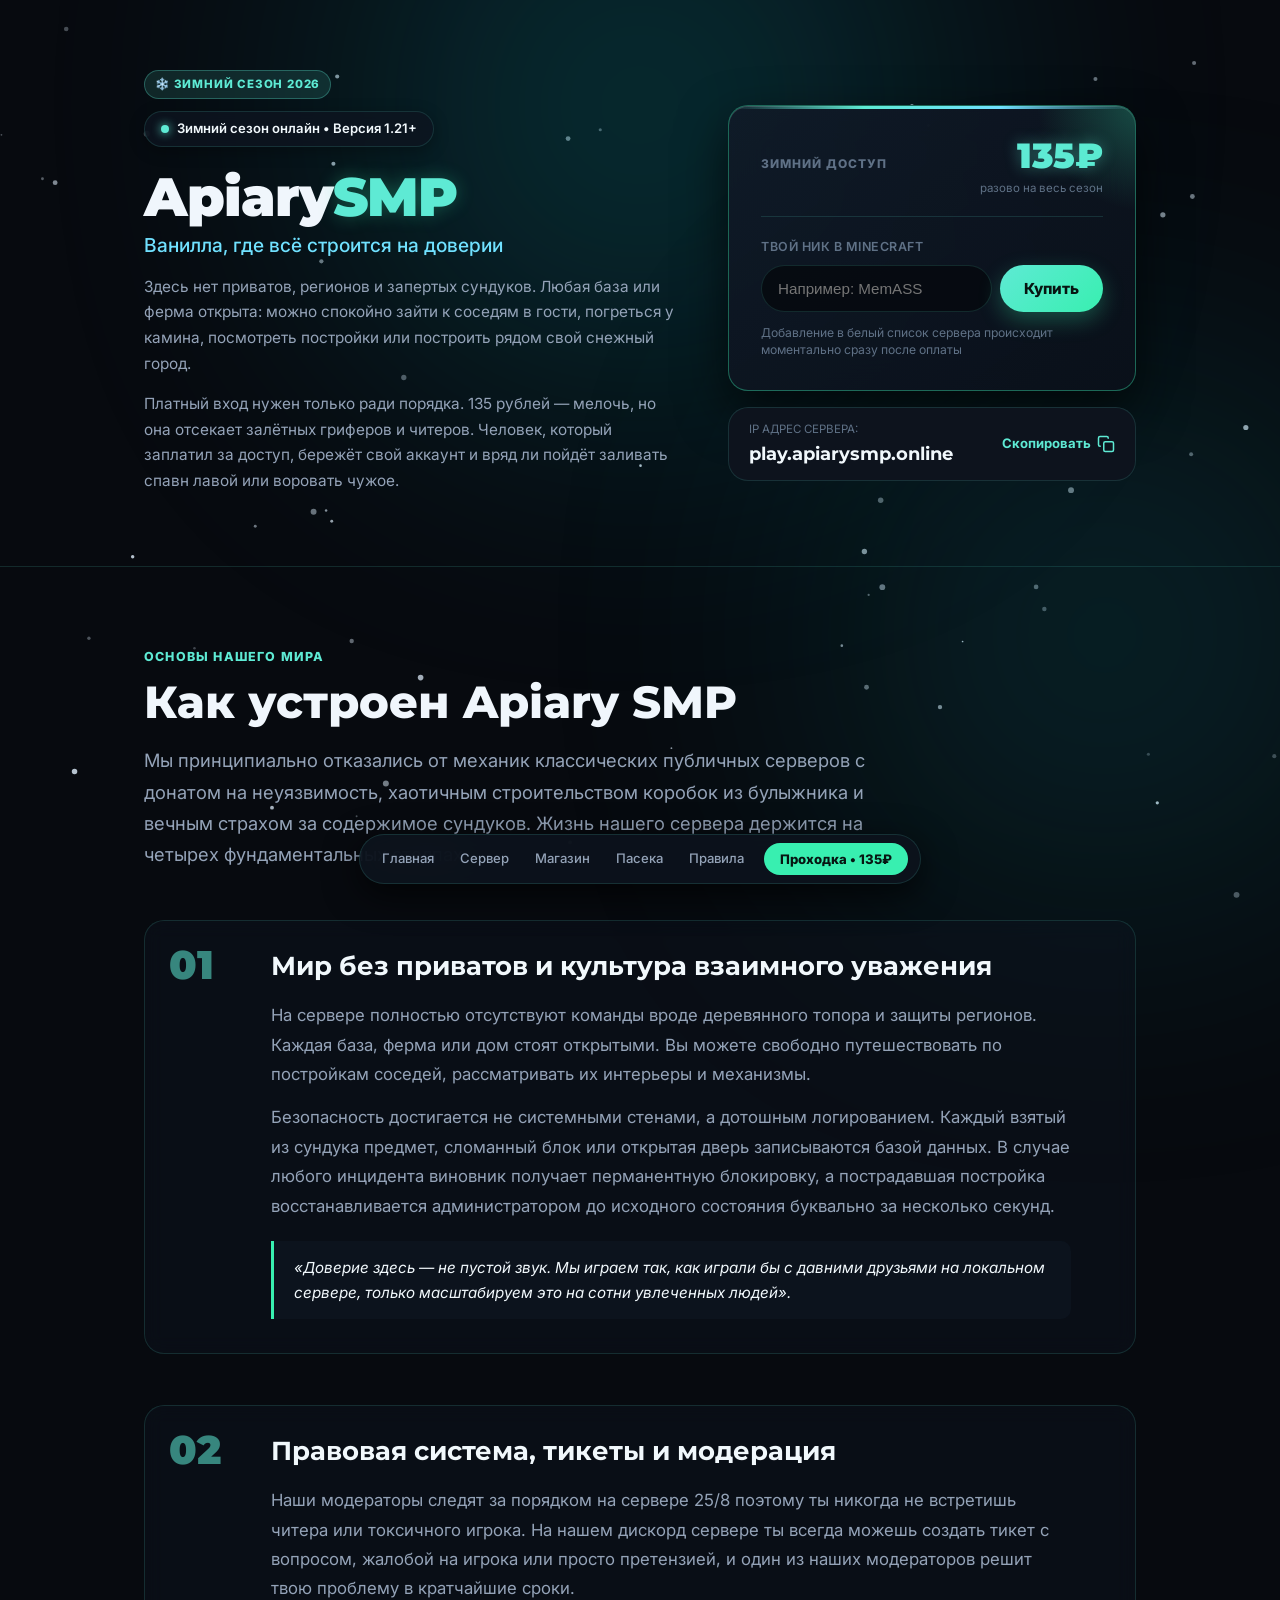
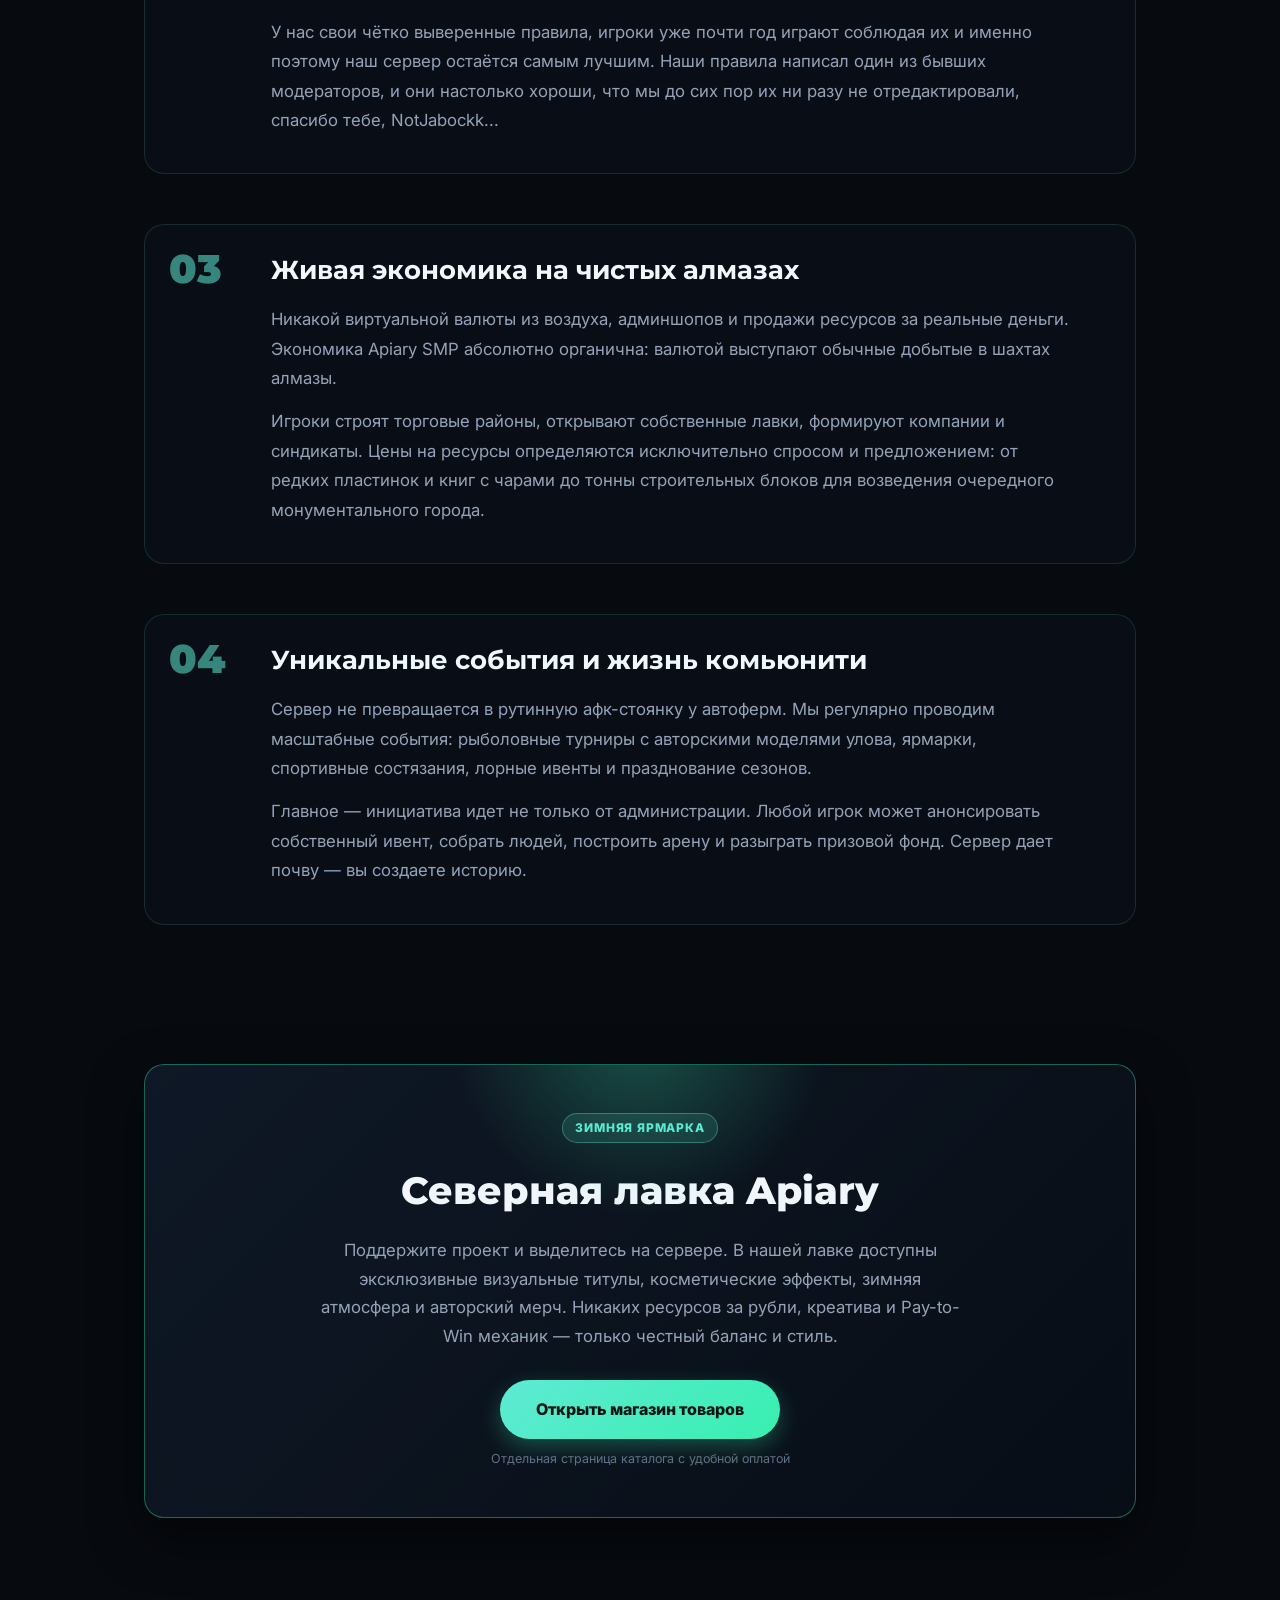
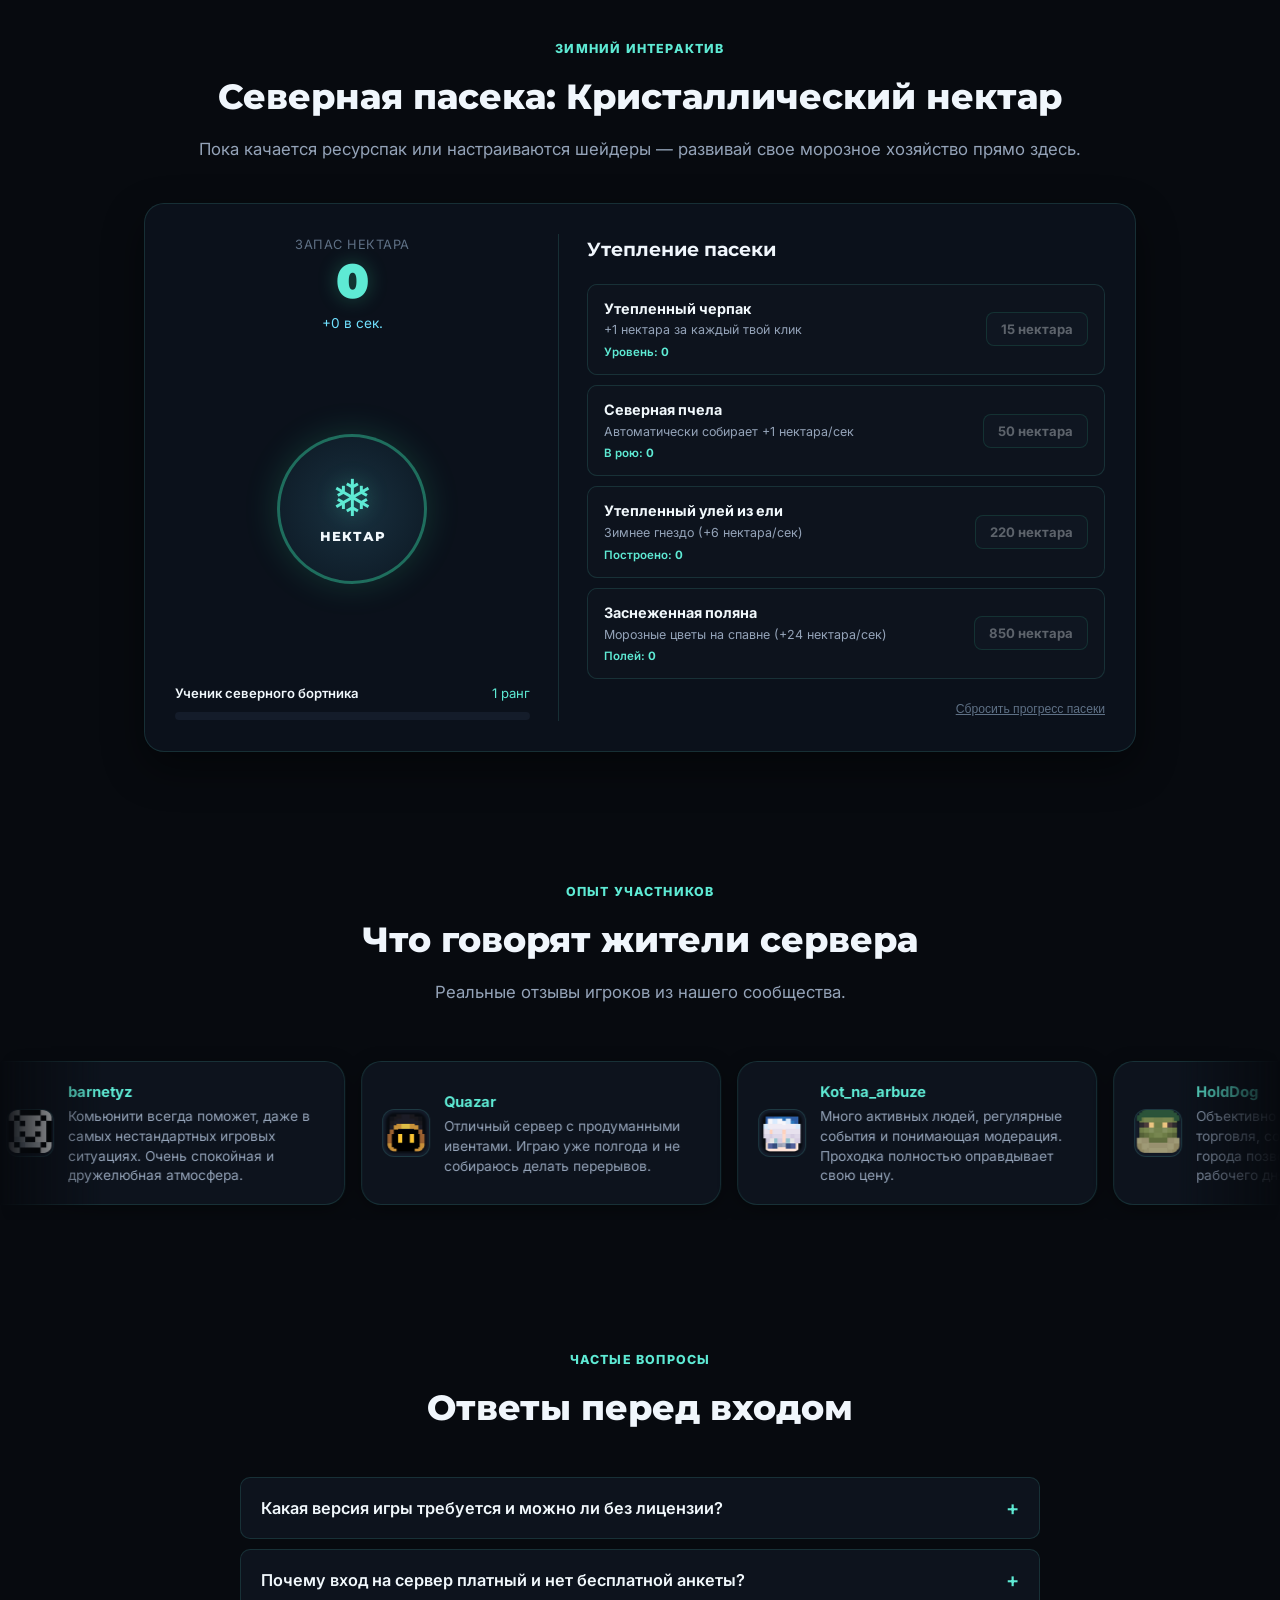
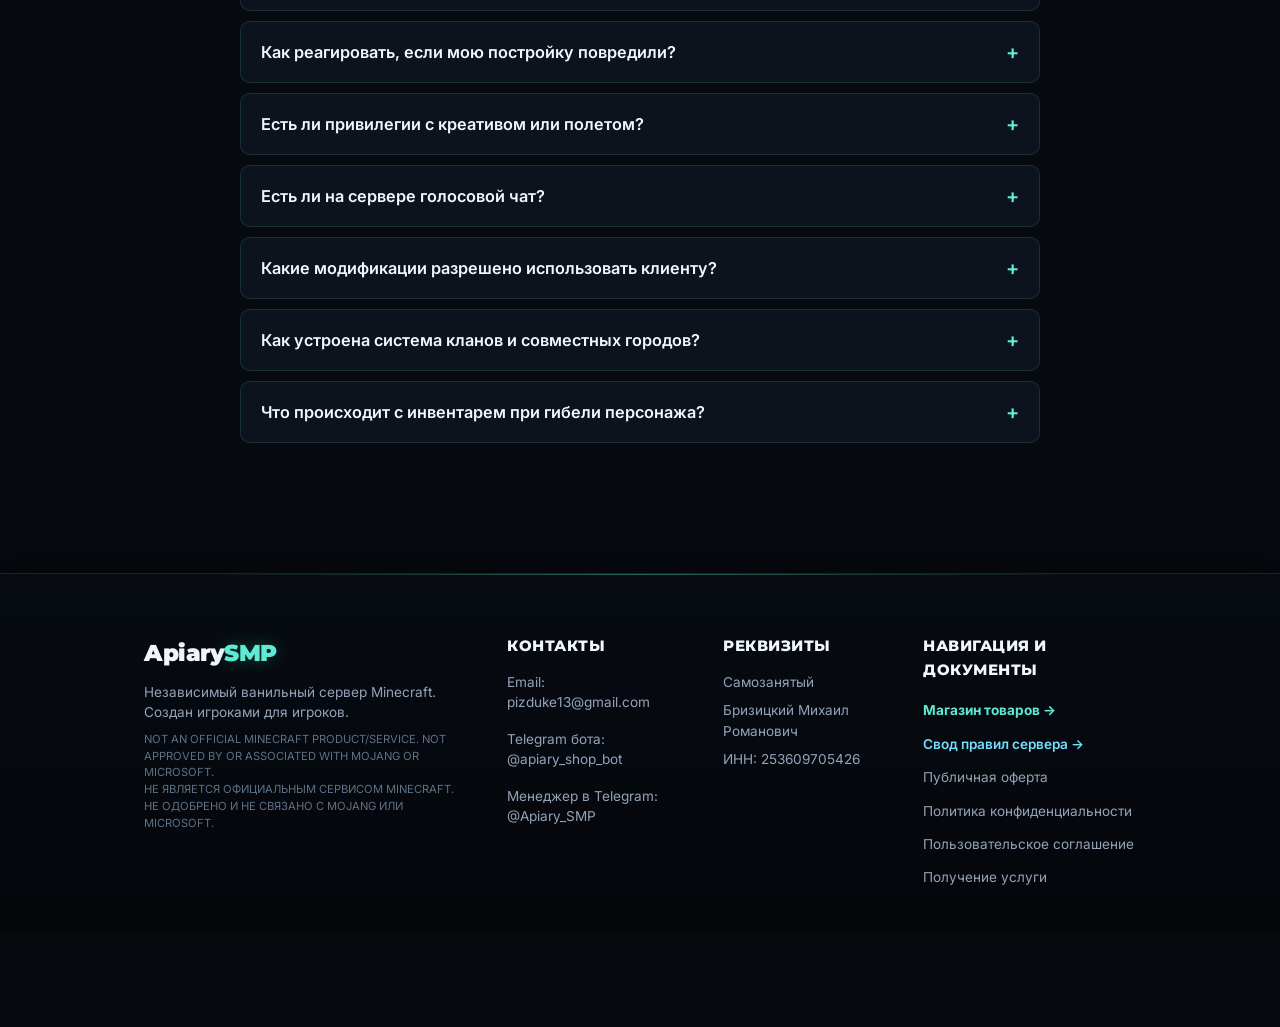
<file: index.html>
<!DOCTYPE html>
<html lang="ru">
<head>
    <meta charset="UTF-8">
    <meta name="viewport" content="width=device-width, initial-scale=1.0">
    <title>ApiarySMP — Зимний сезон</title>
    <link rel="stylesheet" href="./style.css">
    <link rel="preconnect" href="https://fonts.googleapis.com">
    <link rel="preconnect" href="https://fonts.gstatic.com" crossorigin>
    <link href="https://fonts.googleapis.com/css2?family=Inter:wght@300;400;500;600;700&family=Montserrat:wght@600;700;800;900&display=swap" rel="stylesheet">
</head>
<body>

    <div class="ambient-spot ambient-spot-1"></div>
    <div class="ambient-spot ambient-spot-2"></div>

    <!-- ПЕРВЫЙ ЭКРАН -->
    <header class="hero-section" id="top">
        <div class="site-container">
            <div class="hero-grid">

                <!-- ЛЕВАЯ КОЛОНКА -->
                <div class="hero-content">
                    <div class="hero-season-badge">❄️ Зимний сезон 2026</div>
                    <div class="server-status-tag" id="statusPill">
                        <span class="status-dot"></span>
                        <span id="statusLabel">Опрашиваем сервер...</span>
                    </div>

                    <h1 class="hero-header">
                        Apiary<span class="text-accent">SMP</span>
                        <span class="hero-subhead">Ванилла, где всё строится на доверии</span>
                    </h1>

                    <div class="hero-story-text">
                        <p>
                            Здесь нет приватов, регионов и запертых сундуков. Любая база или ферма открыта: можно спокойно зайти к соседям в гости, погреться у камина, посмотреть постройки или построить рядом свой снежный город.
                        </p>
                        <p>
                            Платный вход нужен только ради порядка. 135 рублей — мелочь, но она отсекает залётных гриферов и читеров. Человек, который заплатил за доступ, бережёт свой аккаунт и вряд ли пойдёт заливать спавн лавой или воровать чужое.
                        </p>
                    </div>
                </div>

                <!-- ПРАВАЯ КОЛОНКА: ИНТЕРАКТИВНЫЙ ВХОД И IP -->
                <div class="hero-action-pane">
                    
                    <div class="pass-entry-widget">
                        <div class="widget-top">
                            <span class="widget-kicker">Зимний доступ</span>
                            <div class="widget-price-tag">
                                <span class="price-val">135₽</span>
                                <span class="price-sub">разово на весь сезон</span>
                            </div>
                        </div>

                        <div class="widget-form">
                            <label for="heroNick">Твой ник в Minecraft</label>
                            <div class="widget-input-row">
                                <input type="text" id="heroNick" placeholder="Например: MemASS" autocomplete="off" maxlength="16">
                                <button type="button" class="btn-primary widget-btn" onclick="startPassPurchase()">
                                    Купить
                                </button>
                            </div>
                        </div>

                        <span class="widget-hint">
                            Добавление в белый список сервера происходит моментально сразу после оплаты
                        </span>
                    </div>

                    <!-- БЛОК СКОПИРОВАТЬ IP -->
                    <div class="hub-ip-box hero-ip-box" onclick="copyIP(this)">
                        <div class="ip-meta">
                            <span class="ip-title">IP адрес сервера:</span>
                            <span class="ip-code" id="ipValue">play.apiarysmp.online</span>
                        </div>
                        <div class="ip-action">
                            <span class="ip-action-text">Скопировать</span>
                            <svg width="18" height="18" viewBox="0 0 24 24" fill="none" stroke="currentColor" stroke-width="2">
                                <rect x="9" y="9" width="13" height="13" rx="2" ry="2"></rect>
                                <path d="M5 15H4a2 2 0 0 1-2-2V4a2 2 0 0 1 2-2h9a2 2 0 0 1 2 2v1"></path>
                            </svg>
                        </div>
                    </div>

                </div>

            </div>
        </div>
    </header>

    <!-- О СЕРВЕРЕ -->
    <article class="narrative-section" id="story">
        <div class="site-container">
            <header class="narrative-header">
                <span class="section-kicker">Основы нашего мира</span>
                <h2 class="narrative-title">Как устроен Apiary SMP</h2>
                <p class="narrative-summary">
                    Мы принципиально отказались от механик классических публичных серверов с донатом на неуязвимость, 
                    хаотичным строительством коробок из булыжника и вечным страхом за содержимое сундуков. 
                    Жизнь нашего сервера держится на четырех фундаментальных столпах.
                </p>
            </header>

            <div class="story-chapters">

                <section class="chapter-block">
                    <div class="chapter-marker">01</div>
                    <div class="chapter-body">
                        <h3 class="chapter-heading">Мир без приватов и культура взаимного уважения</h3>
                        <p>
                            На сервере полностью отсутствуют команды вроде деревянного топора и защиты регионов. 
                            Каждая база, ферма или дом стоят открытыми. Вы можете свободно путешествовать по постройкам соседей, 
                            рассматривать их интерьеры и механизмы.
                        </p>
                        <p>
                            Безопасность достигается не системными стенами, а дотошным логированием. Каждый взятый из сундука предмет, 
                            сломанный блок или открытая дверь записываются базой данных. В случае любого инцидента виновник 
                            получает перманентную блокировку, а пострадавшая постройка восстанавливается администратором 
                            до исходного состояния буквально за несколько секунд.
                        </p>
                        <blockquote class="chapter-quote">
                            «Доверие здесь — не пустой звук. Мы играем так, как играли бы с давними друзьями на локальном сервере, 
                            только масштабируем это на сотни увлеченных людей».
                        </blockquote>
                    </div>
                </section>

                <section class="chapter-block">
                    <div class="chapter-marker">02</div>
                    <div class="chapter-body">
                        <h3 class="chapter-heading">Правовая система, тикеты и модерация</h3>
                        <p>
                            Наши модераторы следят за порядком на сервере 25/8 поэтому ты никогда не встретишь читера или токсичного игрока.
                            На нашем дискорд сервере ты всегда можешь создать тикет с вопросом, жалобой на игрока или просто претензией, и один
                            из наших модераторов решит твою проблему в кратчайшие сроки.
                        </p>
                        <p>
                            У нас свои чётко выверенные правила, игроки уже почти год играют соблюдая их и именно поэтому наш сервер остаётся самым лучшим.
                            Наши правила написал один из бывших модераторов, и они настолько хороши, что мы до сих пор их ни разу не отредактировали, спасибо тебе,
                            NotJabockk...
                        </p>
                    </div>
                </section>

                <section class="chapter-block">
                    <div class="chapter-marker">03</div>
                    <div class="chapter-body">
                        <h3 class="chapter-heading">Живая экономика на чистых алмазах</h3>
                        <p>
                            Никакой виртуальной валюты из воздуха, админшопов и продажи ресурсов за реальные деньги. 
                            Экономика Apiary SMP абсолютно органична: валютой выступают обычные добытые в шахтах алмазы.
                        </p>
                        <p>
                            Игроки строят торговые районы, открывают собственные лавки, формируют компании и синдикаты. 
                            Цены на ресурсы определяются исключительно спросом и предложением: от редких пластинок и книг 
                            с чарами до тонны строительных блоков для возведения очередного монументального города.
                        </p>
                    </div>
                </section>

                <section class="chapter-block">
                    <div class="chapter-marker">04</div>
                    <div class="chapter-body">
                        <h3 class="chapter-heading">Уникальные события и жизнь комьюнити</h3>
                        <p>
                            Сервер не превращается в рутинную афк-стоянку у автоферм. Мы регулярно проводим масштабные события: 
                            рыболовные турниры с авторскими моделями улова, ярмарки, спортивные состязания, лорные ивенты 
                            и празднование сезонов.
                        </p>
                        <p>
                            Главное — инициатива идет не только от администрации. Любой игрок может анонсировать собственный 
                            ивент, собрать людей, построить арену и разыграть призовой фонд. Сервер дает почву — вы создаете историю.
                        </p>
                    </div>
                </section>

            </div>
        </div>
    </article>

    <!-- СЕКЦИЯ МАГАЗИНА -->
    <section class="shop-promo-section" id="shop">
        <div class="site-container">
            <div class="shop-promo-card">
                <div class="shop-promo-glow"></div>
                <div class="shop-promo-badge">Зимняя ярмарка</div>
                <h2 class="shop-promo-title">Северная лавка Apiary</h2>
                <p class="shop-promo-text">
                    Поддержите проект и выделитесь на сервере. В нашей лавке доступны эксклюзивные визуальные титулы, 
                    косметические эффекты, зимняя атмосфера и авторский мерч. Никаких ресурсов за рубли, креатива и Pay-to-Win механик — 
                    только честный баланс и стиль.
                </p>
                <div class="shop-promo-actions">
                    <a href="shop.html" class="btn-primary shop-cta-btn">
                        Открыть магазин товаров
                    </a>
                    <span class="shop-promo-note">Отдельная страница каталога с удобной оплатой</span>
                </div>
            </div>
        </div>
    </section>

    <!-- МИНИ-ИГРА ПАСЕКА -->
    <section class="game-section" id="game">
        <div class="site-container">
            <div class="section-heading text-left">
                <span class="section-kicker">Зимний интерактив</span>
                <h2 class="section-headline">Северная пасека: Кристаллический нектар</h2>
                <p class="section-subtext">Пока качается ресурспак или настраиваются шейдеры — развивай свое морозное хозяйство прямо здесь.</p>
            </div>

            <div class="game-board">
                <div class="clicker-pane">
                    <div class="honey-counter-box">
                        <span class="counter-label">Запас нектара</span>
                        <span class="counter-val" id="honeyCount">0</span>
                        <span class="hps-val" id="hpsDisplay">+0 в секунду</span>
                    </div>

                    <div class="clicker-interactive-wrap">
                        <button class="honeycomb-btn" id="hiveClicker" aria-label="Собрать мёд">
                            <span class="hive-symbol">❄</span>
                            <span class="hive-core">НЕКТАР</span>
                        </button>
                    </div>

                    <div class="player-rank-bar">
                        <div class="rank-info">
                            <span class="rank-name" id="rankName">Ученик северного бортника</span>
                            <span class="rank-level" id="rankLevel">1 ранг</span>
                        </div>
                        <div class="progress-track">
                            <div class="progress-fill" id="rankProgress"></div>
                        </div>
                    </div>
                </div>

                <div class="shop-pane">
                    <h3 class="shop-title">Утепление пасеки</h3>
                    <div class="upgrades-stack">
                        
                        <div class="upgrade-row" id="upgClick">
                            <div class="upgrade-info">
                                <strong>Утепленный черпак</strong>
                                <span>+1 нектара за каждый твой клик</span>
                                <span class="upgrade-owned">Уровень: <b id="lvlClick">0</b></span>
                            </div>
                            <button class="btn-buy" onclick="buyUpgrade('click')">
                                <span class="buy-cost" id="costClick">15</span> нектара
                            </button>
                        </div>

                        <div class="upgrade-row" id="upgBees">
                            <div class="upgrade-info">
                                <strong>Северная пчела</strong>
                                <span>Автоматически собирает +1 нектара/сек</span>
                                <span class="upgrade-owned">В рою: <b id="lvlBees">0</b></span>
                            </div>
                            <button class="btn-buy" onclick="buyUpgrade('bees')">
                                <span class="buy-cost" id="costBees">50</span> нектара
                            </button>
                        </div>

                        <div class="upgrade-row" id="upgHive">
                            <div class="upgrade-info">
                                <strong>Утепленный улей из ели</strong>
                                <span>Зимнее гнездо (+6 нектара/сек)</span>
                                <span class="upgrade-owned">Построено: <b id="lvlHive">0</b></span>
                            </div>
                            <button class="btn-buy" onclick="buyUpgrade('hive')">
                                <span class="buy-cost" id="costHive">220</span> нектара
                            </button>
                        </div>

                        <div class="upgrade-row" id="upgField">
                            <div class="upgrade-info">
                                <strong>Заснеженная поляна</strong>
                                <span>Морозные цветы на спавне (+24 нектара/сек)</span>
                                <span class="upgrade-owned">Полей: <b id="lvlField">0</b></span>
                            </div>
                            <button class="btn-buy" onclick="buyUpgrade('field')">
                                <span class="buy-cost" id="costField">850</span> нектара
                            </button>
                        </div>

                    </div>
                    
                    <div class="game-footer-actions">
                        <button class="btn-text-subtle" onclick="resetGameProgress()">Сбросить прогресс пасеки</button>
                    </div>
                </div>
            </div>
        </div>
    </section>

    <!-- ОТЗЫВЫ -->
    <section class="reviews-section" id="reviews">
        <div class="site-container">
            <div class="section-heading">
                <span class="section-kicker">Опыт участников</span>
                <h2 class="section-headline">Что говорят жители сервера</h2>
                <p class="section-subtext">Реальные отзывы игроков из нашего сообщества.</p>
            </div>
        </div>

        <div class="drag-carousel-viewport" id="reviewsViewport">
            <div class="drag-carousel-track" id="reviewsTrack">
                
                <div class="review-brick">
                    <img src="./img/skin-avatar 2.png" class="brick-avatar" alt="barnetyz" onerror="this.src='./img/skin-avatar 1.png'">
                    <div class="brick-text">
                        <span class="brick-author">barnetyz</span>
                        <p>Комьюнити всегда поможет, даже в самых нестандартных игровых ситуациях. Очень спокойная и дружелюбная атмосфера.</p>
                    </div>
                </div>

                <div class="review-brick">
                    <img src="./img/pipiska1.png" class="brick-avatar" alt="Quazar" onerror="this.src='./img/skin-avatar 1.png'">
                    <div class="brick-text">
                        <span class="brick-author">Quazar</span>
                        <p>Отличный сервер с продуманными ивентами. Играю уже полгода и не собираюсь делать перерывов.</p>
                    </div>
                </div>

                <div class="review-brick">
                    <img src="./img/pipiska2.png" class="brick-avatar" alt="Kot_na_arbuze" onerror="this.src='./img/skin-avatar 1.png'">
                    <div class="brick-text">
                        <span class="brick-author">Kot_na_arbuze</span>
                        <p>Много активных людей, регулярные события и понимающая модерация. Проходка полностью оправдывает свою цену.</p>
                    </div>
                </div>

                <div class="review-brick">
                    <img src="./img/skin-avatar 1.png" class="brick-avatar" alt="HoldDog">
                    <div class="brick-text">
                        <span class="brick-author">HoldDog</span>
                        <p>Объективно комфортный сервер: торговля, совместные стройки и города позволяют отдыхать после рабочего дня.</p>
                    </div>
                </div>

                <div class="review-brick">
                    <img src="./img/skin-avatar (2) 1.png" class="brick-avatar" alt="NesquickWithBeer" onerror="this.src='./img/skin-avatar 1.png'">
                    <div class="brick-text">
                        <span class="brick-author">NesquickWithBeer</span>
                        <p>Честная ванилла со своей уютной медовой эстетикой. Новички осваиваются быстро.</p>
                    </div>
                </div>

                <div class="review-brick">
                    <img src="./img/Rectangle 5.png" class="brick-avatar" alt="stazhr" onerror="this.src='./img/skin-avatar 1.png'">
                    <div class="brick-text">
                        <span class="brick-author">stazhr</span>
                        <p>Приятный сервер со своим узнаваемым стилем и доброжелательными соседями.</p>
                    </div>
                </div>

                <div class="review-brick">
                    <img src="./img/pipiska4.png" class="brick-avatar" alt="Arhigis" onerror="this.src='./img/skin-avatar 1.png'">
                    <div class="brick-text">
                        <span class="brick-author">Arhigis</span>
                        <p>Атмосфера вечерних посиделок в голосовом канале и масштабные стройки возвращают былой интерес к игре.</p>
                    </div>
                </div>

            </div>
        </div>
    </section>

    <!-- FAQ -->
    <section class="faq-section" id="faq">
        <div class="site-container">
            <div class="section-heading">
                <span class="section-kicker">Частые вопросы</span>
                <h2 class="section-headline">Ответы перед входом</h2>
            </div>

            <div class="faq-list">
                
                <div class="faq-unit">
                    <button class="faq-header-btn">
                        <span>Какая версия игры требуется и можно ли без лицензии?</span>
                        <span class="faq-sign">+</span>
                    </button>
                    <div class="faq-dropdown">
                        <div class="faq-text">
                            Мы работаем на актуальной версии Minecraft Java Edition 1.21+. На сервер можно заходить как с официальной учетной записи Microsoft, так и через проверенные сторонние лаунчеры.
                        </div>
                    </div>
                </div>

                <div class="faq-unit">
                    <button class="faq-header-btn">
                        <span>Почему вход на сервер платный и нет бесплатной анкеты?</span>
                        <span class="faq-sign">+</span>
                    </button>
                    <div class="faq-dropdown">
                        <div class="faq-text">
                            Платная проходка — наш главный инструмент защиты концепции мира без приватов. Символическая цена в 135 рублей служит естественным барьером: люди, вложившие даже небольшую сумму, относятся к игре осознанно, дорожат своим аккаунтом и уважают чужой труд. Это гарантирует, что на сервере вас окружают взрослые, адекватные и дружелюбные игроки.
                        </div>
                    </div>
                </div>

                <div class="faq-unit">
                    <button class="faq-header-btn">
                        <span>Как реагировать, если мою постройку повредили?</span>
                        <span class="faq-sign">+</span>
                    </button>
                    <div class="faq-dropdown">
                        <div class="faq-text">
                            Достаточно сразу открыть тикет в канале поддержки. Модераторы проверят логи конкретных координат, установят виновника, выдадут наказание и откатят урон без потерь для вас.
                        </div>
                    </div>
                </div>

                <div class="faq-unit">
                    <button class="faq-header-btn">
                        <span>Есть ли привилегии с креативом или полетом?</span>
                        <span class="faq-sign">+</span>
                    </button>
                    <div class="faq-dropdown">
                        <div class="faq-text">
                            Нет и не планируется. У нас нет Pay-to-Win механик. Даже администрация проекта добывает ресурсы вручную во время обычной игры.
                        </div>
                    </div>
                </div>

                <div class="faq-unit">
                    <button class="faq-header-btn">
                        <span>Есть ли на сервере голосовой чат?</span>
                        <span class="faq-sign">+</span>
                    </button>
                    <div class="faq-dropdown">
                        <div class="faq-text">
                            Да, у нас установлен плагин на позиционный голосовой чат (Simple Voice Chat). Вы слышите игроков в зависимости от расстояния и направления в пространстве, а также можете общаться шепотом или создавать групповые рации.
                        </div>
                    </div>
                </div>

                <div class="faq-unit">
                    <button class="faq-header-btn">
                        <span>Какие модификации разрешено использовать клиенту?</span>
                        <span class="faq-sign">+</span>
                    </button>
                    <div class="faq-dropdown">
                        <div class="faq-text">
                            Разрешены любые оптимизаторы (Sodium, Iris, Lithium), шейдеры, схематики Litematica (без функций авто-принтера) и информационные мини-карты без отображения пещер и других игроков.
                        </div>
                    </div>
                </div>

                <div class="faq-unit">
                    <button class="faq-header-btn">
                        <span>Как устроена система кланов и совместных городов?</span>
                        <span class="faq-sign">+</span>
                    </button>
                    <div class="faq-dropdown">
                        <div class="faq-text">
                            На сервере действует открытая клановая система. Создать объединение можно от 3 человек через тикет в поддержке. Вы можете очертить территорию общего поселения, строить общую инфраструктуру и вести дипломатию с другими городами.
                        </div>
                    </div>
                </div>

                <div class="faq-unit">
                    <button class="faq-header-btn">
                        <span>Что происходит с инвентарем при гибели персонажа?</span>
                        <span class="faq-sign">+</span>
                    </button>
                    <div class="faq-dropdown">
                        <div class="faq-text">
                            Действует стандартная ванильная механика: вещи выпадают на месте гибели. Правила сервера строго запрещают другим игрокам присваивать чужой лут со смертей — если кто-то подобрал ваши ресурсы, он обязан вернуть их владельцу.
                        </div>
                    </div>
                </div>

            </div>
        </div>
    </section>

    <!-- ПОДВАЛ (НЕ ТРОНУТ) -->
    <footer class="footer-wrap">
        <div class="site-container">
            <div class="footer-grid">
                <div class="footer-cell cell-brand">
                    <div class="footer-logo">Apiary<span class="text-accent">SMP</span></div>
                    <p class="footer-desc">Независимый ванильный сервер Minecraft. Создан игроками для игроков.</p>
                    <span class="footer-legal-note">
                        NOT AN OFFICIAL MINECRAFT PRODUCT/SERVICE. NOT APPROVED BY OR ASSOCIATED WITH MOJANG OR MICROSOFT.
                        <br>НЕ ЯВЛЯЕТСЯ ОФИЦИАЛЬНЫМ СЕРВИСОМ MINECRAFT. НЕ ОДОБРЕНО И НЕ СВЯЗАНО С MOJANG ИЛИ MICROSOFT.
                    </span>
                </div>

                <div class="footer-cell">
                    <h4>Контакты</h4>
                    <p>Email: <a href="mailto:pizduke13@gmail.com">pizduke13@gmail.com</a></p>
                    <p>Telegram бота: <a href="https://t.me/apiary_shop_bot" target="_blank" rel="noopener">@apiary_shop_bot</a></p>
                    <p>Менеджер в Telegram: <a href="https://t.me/Apiary_SMP" target="_blank" rel="noopener">@Apiary_SMP</a></p>
                </div>

                <div class="footer-cell">
                    <h4>Реквизиты</h4>
                    <p>Самозанятый</p>
                    <p>Бризицкий Михаил Романович</p>
                    <p>ИНН: 253609705426</p>
                </div>

                <div class="footer-cell">
                    <h4>Навигация и документы</h4>
                    <a href="shop.html" class="footer-link link-shop">Магазин товаров →</a>
                    <a href="rules-main.html" class="footer-link link-rules">Свод правил сервера →</a>
                    <a href="#" class="footer-link" data-modal="offerModal">Публичная оферта</a>
                    <a href="#" class="footer-link" data-modal="privacyModal">Политика конфиденциальности</a>
                    <a href="#" class="footer-link" data-modal="termsModal">Пользовательское соглашение</a>
                    <a href="#" class="footer-link" data-modal="deliveryModal">Получение услуги</a>
                </div>
            </div>
        </div>
    </footer>

    <!-- ПЛАВАЮЩАЯ НАВИГАЦИЯ -->
    <nav class="bottom-dock" aria-label="Быстрая навигация">
        <a href="#top" class="dock-action" title="В начало страницы">
            <span class="dock-txt">Главная</span>
        </a>
        <a href="#story" class="dock-action" title="Об устройстве">
            <span class="dock-txt">Сервер</span>
        </a>
        <a href="#shop" class="dock-action" title="Магазин">
            <span class="dock-txt">Магазин</span>
        </a>
        <a href="#game" class="dock-action" title="Пасека">
            <span class="dock-txt">Пасека</span>
        </a>
        <a href="rules-main.html" class="dock-action" title="Правила">
            <span class="dock-txt">Правила</span>
        </a>
        <button class="dock-highlight-btn" onclick="openModal()">
            Проходка • 135₽
        </button>
    </nav>

    <!-- МОДАЛКА ОПЛАТЫ -->
    <div id="modalOverlay" class="overlay">
        <div class="sheet-modal">
            <span class="close-button" id="closeModal">&times;</span>
            <div class="modal-pretitle">Моментальный пропуск</div>
            <h2 class="modal-title">Проходка на ApiarySMP</h2>
            <p class="modal-pricing">Стоимость: <strong id="itemPrice">135₽</strong></p>
            
            <form id="paymentForm">
                <input type="hidden" name="item_type" id="itemType" value="pass">
                
                <div class="form-row">
                    <label for="nickField">Игровой никнейм Minecraft</label>
                    <input type="text" id="nickField" name="nickname" class="sheet-input" placeholder="Например: MemASS" required autocomplete="off">
                </div>

                <div class="form-row">
                    <label for="promoField">Промокод автора (если есть)</label>
                    <input type="text" id="promoField" name="promocode" class="sheet-input" placeholder="Необязательно">
                </div>

                <label class="form-legal-agree" style="display: flex; gap: 8px; cursor: pointer; text-align: left;">
                    <input type="checkbox" required style="margin-top: 3px; flex-shrink: 0;">
                    <span>
                        Я принимаю условия <a href="#" data-modal="offerModal">Публичной оферты</a> и даю согласие на обработку данных согласно <a href="#" data-modal="privacyModal">Политике конфиденциальности</a>.
                    </span>
                </label>

                <button type="submit" class="modal-submit-btn">Оплатить проходку</button>
            </form>
            <span class="modal-footnote">Доступ выдается автоматически после завершения транзакции.</span>
        </div>
    </div>

    <!-- ЮРИДИЧЕСКИЕ МОДАЛКИ (НЕ ТРОНУТЫ) -->
    <div class="overlay" id="offerModal">
        <div class="sheet-modal sheet-modal-large">
            <span class="close-button">&times;</span>
            <h2 class="modal-title">Публичная оферта</h2>
            <div class="modal-text">
                <p><strong>1. Общие положения</strong><br>
                Настоящий документ является официальным публичным предложением (публичной офертой согласно ст. 437 ГК РФ) плательщика налога на профессиональный доход (самозанятого) <strong>Бризицкого Михаила Романовича</strong> (ИНН <strong>253609705426</strong>), именуемого в дальнейшем «Исполнитель», заключить лицензионный договор с любым физическим лицом («Заказчик»).</p>

                <p><strong>2. Предмет соглашения</strong><br>
                Исполнитель предоставляет Заказчику право использования (простую неисключительную лицензию) цифрового функционала игрового сервера ApiarySMP (добавление никнейма в белый список). Все предоставляемые права носят исключительно виртуальный нематериальный характер.</p>

                <p><strong>3. Акцепт и гарантии Заказчика</strong><br>
                Оплата заказа через интерфейс сайта признается полным и безоговорочным акцептом условий настоящей Оферты (ст. 438 ГК РФ). Стоимость предоставления доступа составляет 135 рублей РФ. Совершая акцепт, Заказчик гарантирует, что достиг возраста 18 лет, либо имеет законное право на совершение сделок, либо действует с прямого согласия своих законных представителей (родителей, опекунов).</p>

                <p><strong>4. Условия исполнения и невозвратность</strong><br>
                Обязательства Исполнителя считаются исполненными в полном объеме в момент предоставления Заказчику цифрового доступа (добавления в вайтлист сервера). После предоставления доступа возврат средств не производится (п. 4 ст. 453 ГК РФ), в том числе в случае последующего одностороннего расторжения договора из-за нарушения Заказчиком Правил сервера.</p>

                <p><strong>5. Фискальные чеки (422-ФЗ)</strong><br>
                Электронный чек формируется Исполнителем в приложении «Мой налог» после поступления денежных средств. В связи с отсутствием необходимости ввода контактных данных при оплате, Заказчик может получить сформированный чек по индивидуальному запросу, направив его на электронную почту pizduke13@gmail.com или в Telegram @Apiary_SMP.</p>

                <p><strong>6. Реквизиты</strong><br>
                Самозанятый: Бризицкий Михаил Романович<br>
                ИНН: 253609705426<br>
                Email: pizduke13@gmail.com</p>
            </div>
        </div>
    </div>

    <div class="overlay" id="privacyModal">
        <div class="sheet-modal sheet-modal-large">
            <span class="close-button">&times;</span>
            <h2 class="modal-title">Политика конфиденциальности</h2>
            <div class="modal-text">
                <p><strong>1. Общие положения</strong><br>
                Оператор персональных данных: плательщик налога на профессиональный доход (самозанятый) <strong>Бризицкий Михаил Романович</strong> (ИНН <strong>253609705426</strong>). Настоящая Политика определяет порядок обработки и защиты персональных данных пользователей сайта и сервера ApiarySMP в строгом соответствии с Федеральным законом РФ № 152-ФЗ «О персональных данных».</p>
                
                <p><strong>2. Состав обрабатываемых данных</strong><br>
                В рамках функционирования сайта и активации услуг обрабатываются следующие данные: игровой никнейм Minecraft, Telegram-username (при обращении к боту или поддержке), технические обезличенные идентификаторы (файлы cookie, IP-адрес сетевого соединения), а также данные об успешных транзакциях, передаваемые платежным шлюзом.</p>

                <p><strong>3. Цели сбора и обработки</strong><br>
                Идентификация Заказчика для автоматического занесения в список доступа (вайтлист), выдача купленных прав, исполнение публичной оферты, защита от мошеннических действий и обеспечение обратной связи.</p>

                <p><strong>4. Передача третьим лицам и безопасность</strong><br>
                Оператор не передает и не раскрывает данные пользователей третьим лицам, за исключением официального оператора платежей (ЮKassa / ООО НКО «ЮМани») исключительно для проведения расчета. Все данные обрабатываются с применением современных стандартов шифрования.</p>

                <p><strong>5. Сроки хранения и отзыв согласия</strong><br>
                Данные хранятся в течение срока функционирования учетной записи на сервере. Согласие может быть отозвано пользователем в любой момент путем направления электронного заявления на адрес: <strong>pizduke13@gmail.com</strong>.</p>
            </div>
        </div>
    </div>

    <div class="overlay" id="termsModal">
        <div class="sheet-modal sheet-modal-large">
            <span class="close-button">&times;</span>
            <h2 class="modal-title">Пользовательское соглашение</h2>
            <div class="modal-text">
                <p><strong>1. Общие правила</strong><br>
                Пользуясь сайтом и игровым сервером ApiarySMP, Пользователь соглашается соблюдать установленный Свод правил сервера (размещенный по адресу rules-main.html) и не нарушать баланс игры.</p>

                <p><strong>2. Ограничение ответственности и правила Mojang</strong><br>
                Сервер ApiarySMP является независимым любительским проектом и никак не аффилирован с компаниями Mojang AB или Microsoft. Все донат-услуги проекта носят декоративный характер, предоставляются «как есть» и не дают игроку нечестных преимуществ перед другими (Non-P2W).</p>
            </div>
        </div>
    </div>

    <div class="overlay" id="deliveryModal">
        <div class="sheet-modal sheet-modal-large">
            <span class="close-button">&times;</span>
            <h2 class="modal-title">Порядок получения услуги</h2>
            <div class="modal-text">
                <p><strong>Регламент доставки:</strong><br>
                1. <strong>Вайтлист:</strong> никнейм моментально заносится в список доступа сервера в течение 1–2 минут после оплаты.<br>
                2. <strong>Косметика и донат:</strong> права на эффекты применяются автоматически. Для управления активированными предметами введите команду <code>/menu</code> в чате сервера.<br>
                3. Если при оплате была допущена опечатка в никнейме, напишите на почту <strong>pizduke13@gmail.com</strong> или менеджеру в Telegram: <strong>@Apiary_SMP</strong> для ручной корректировки.</p>
            </div>
        </div>
    </div>

    <div id="toastMessage" class="toast-strip"></div>

    <script src="./script.js"></script>
</body>
</html>
</file>
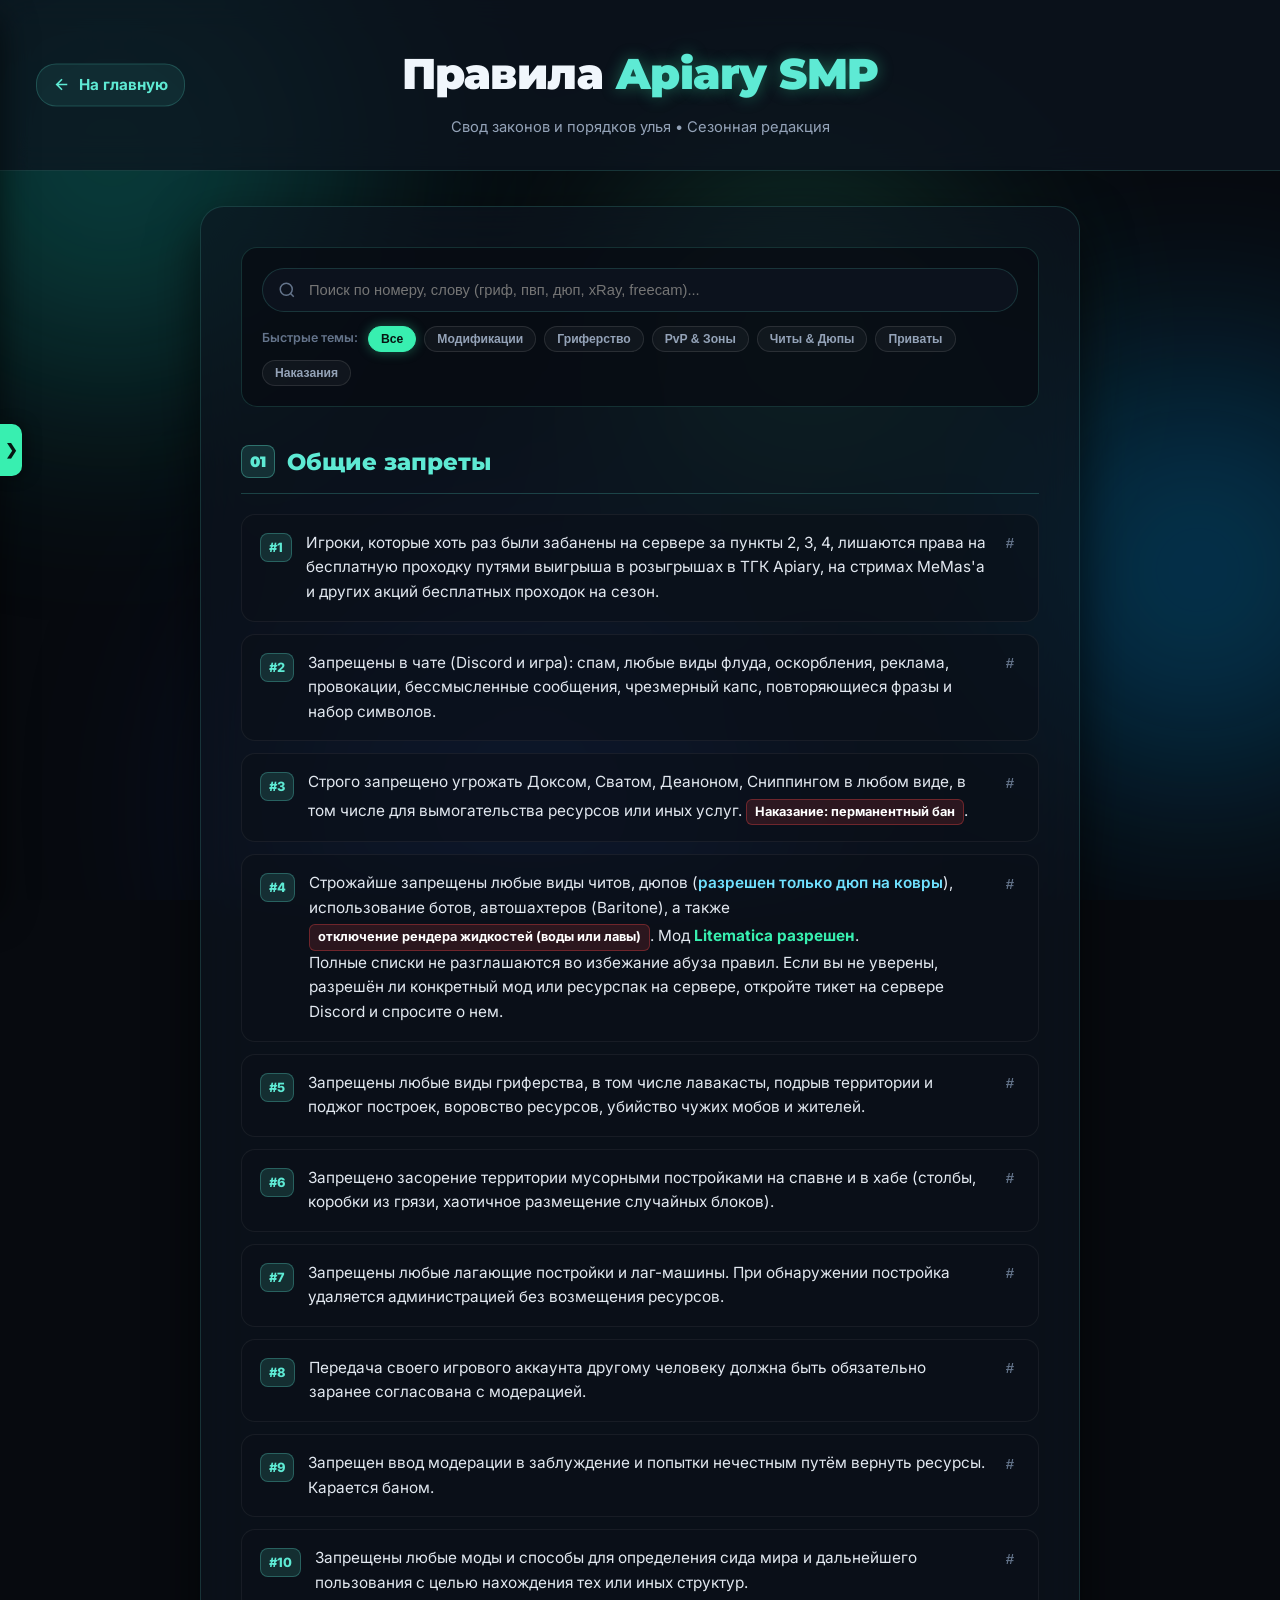
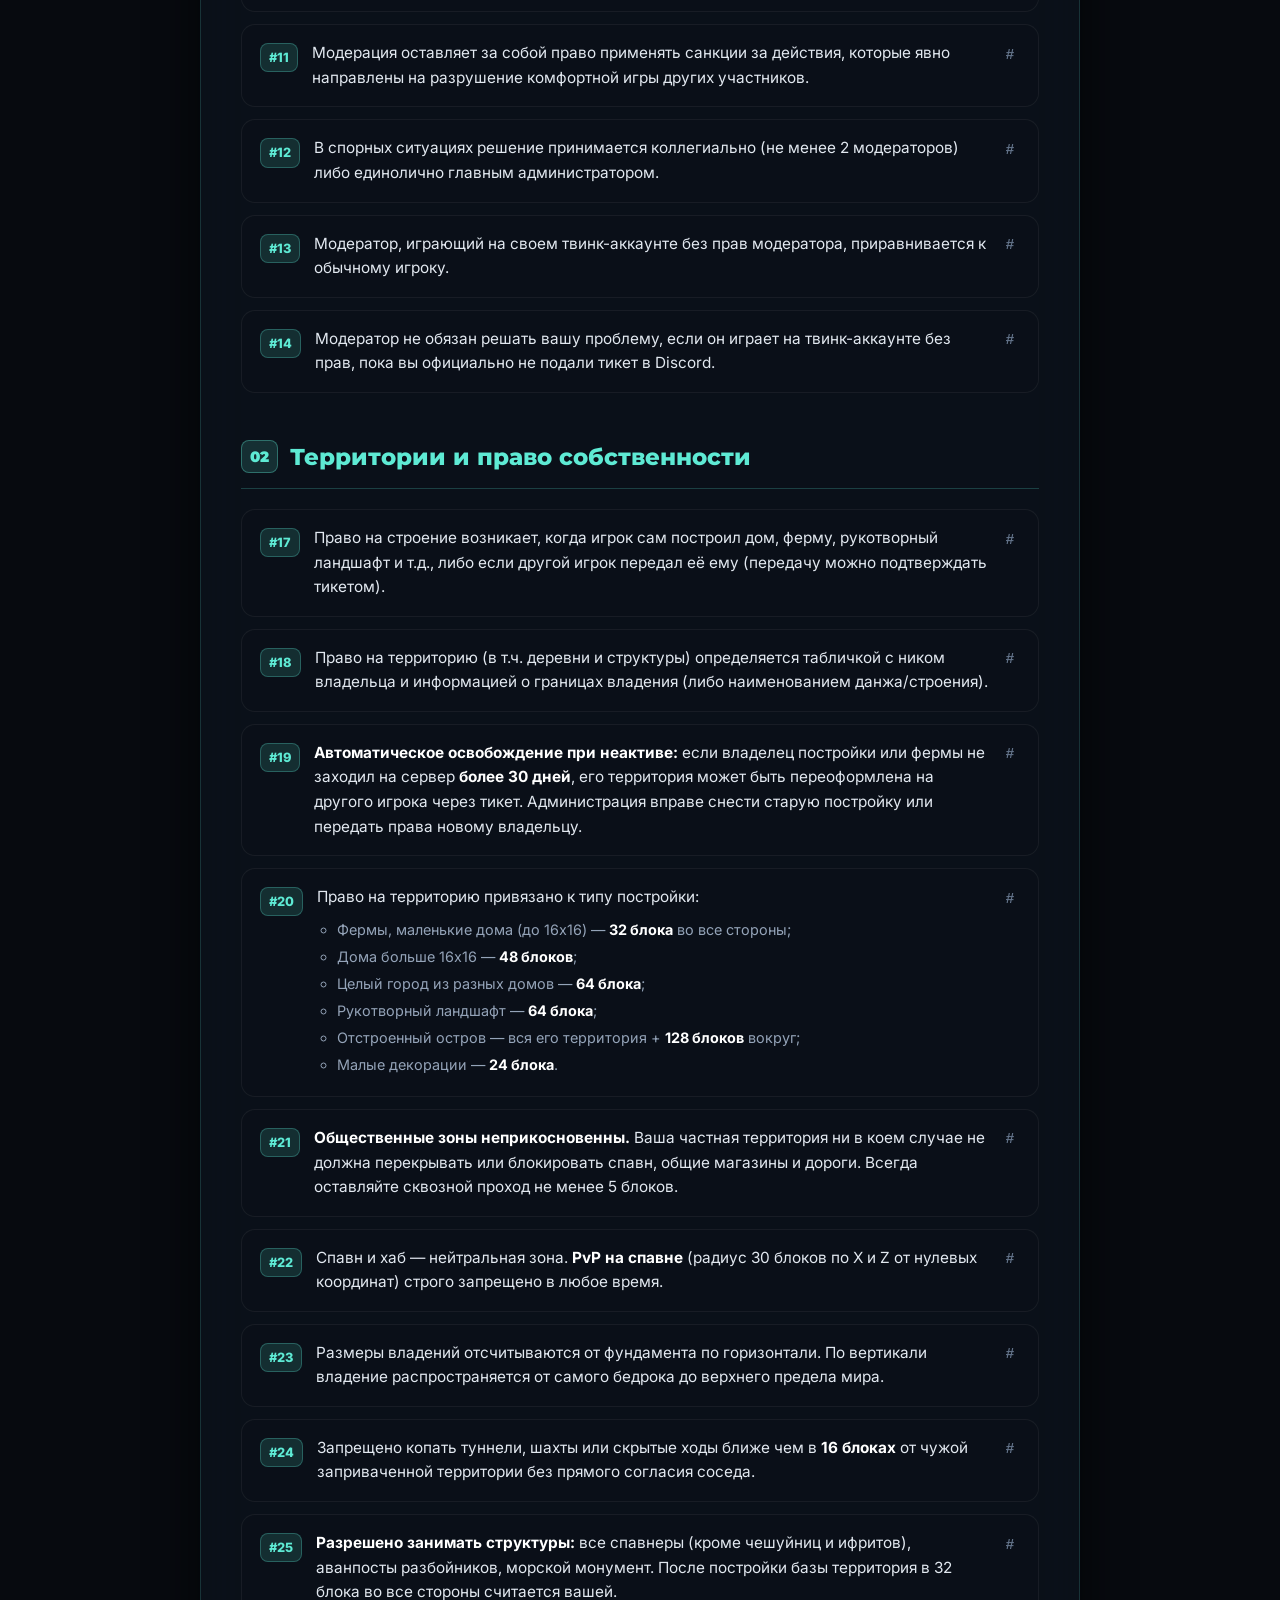
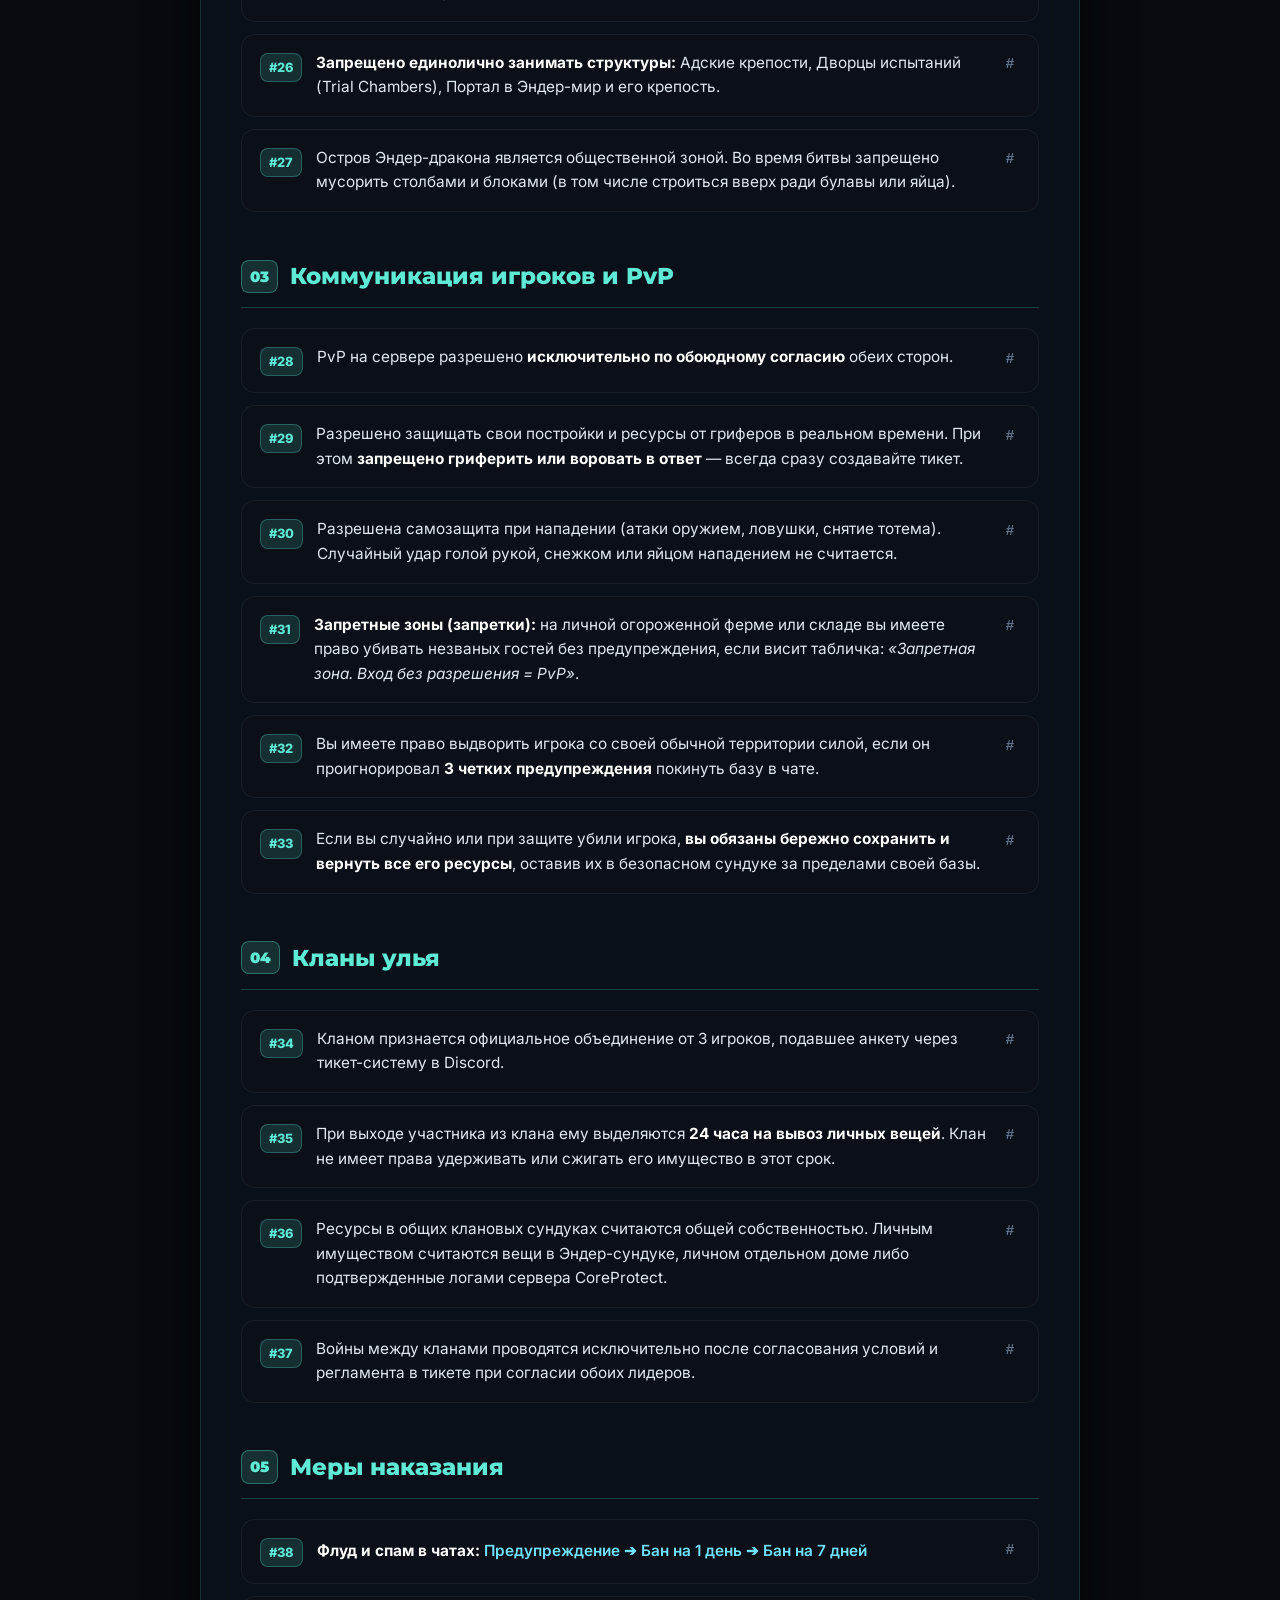
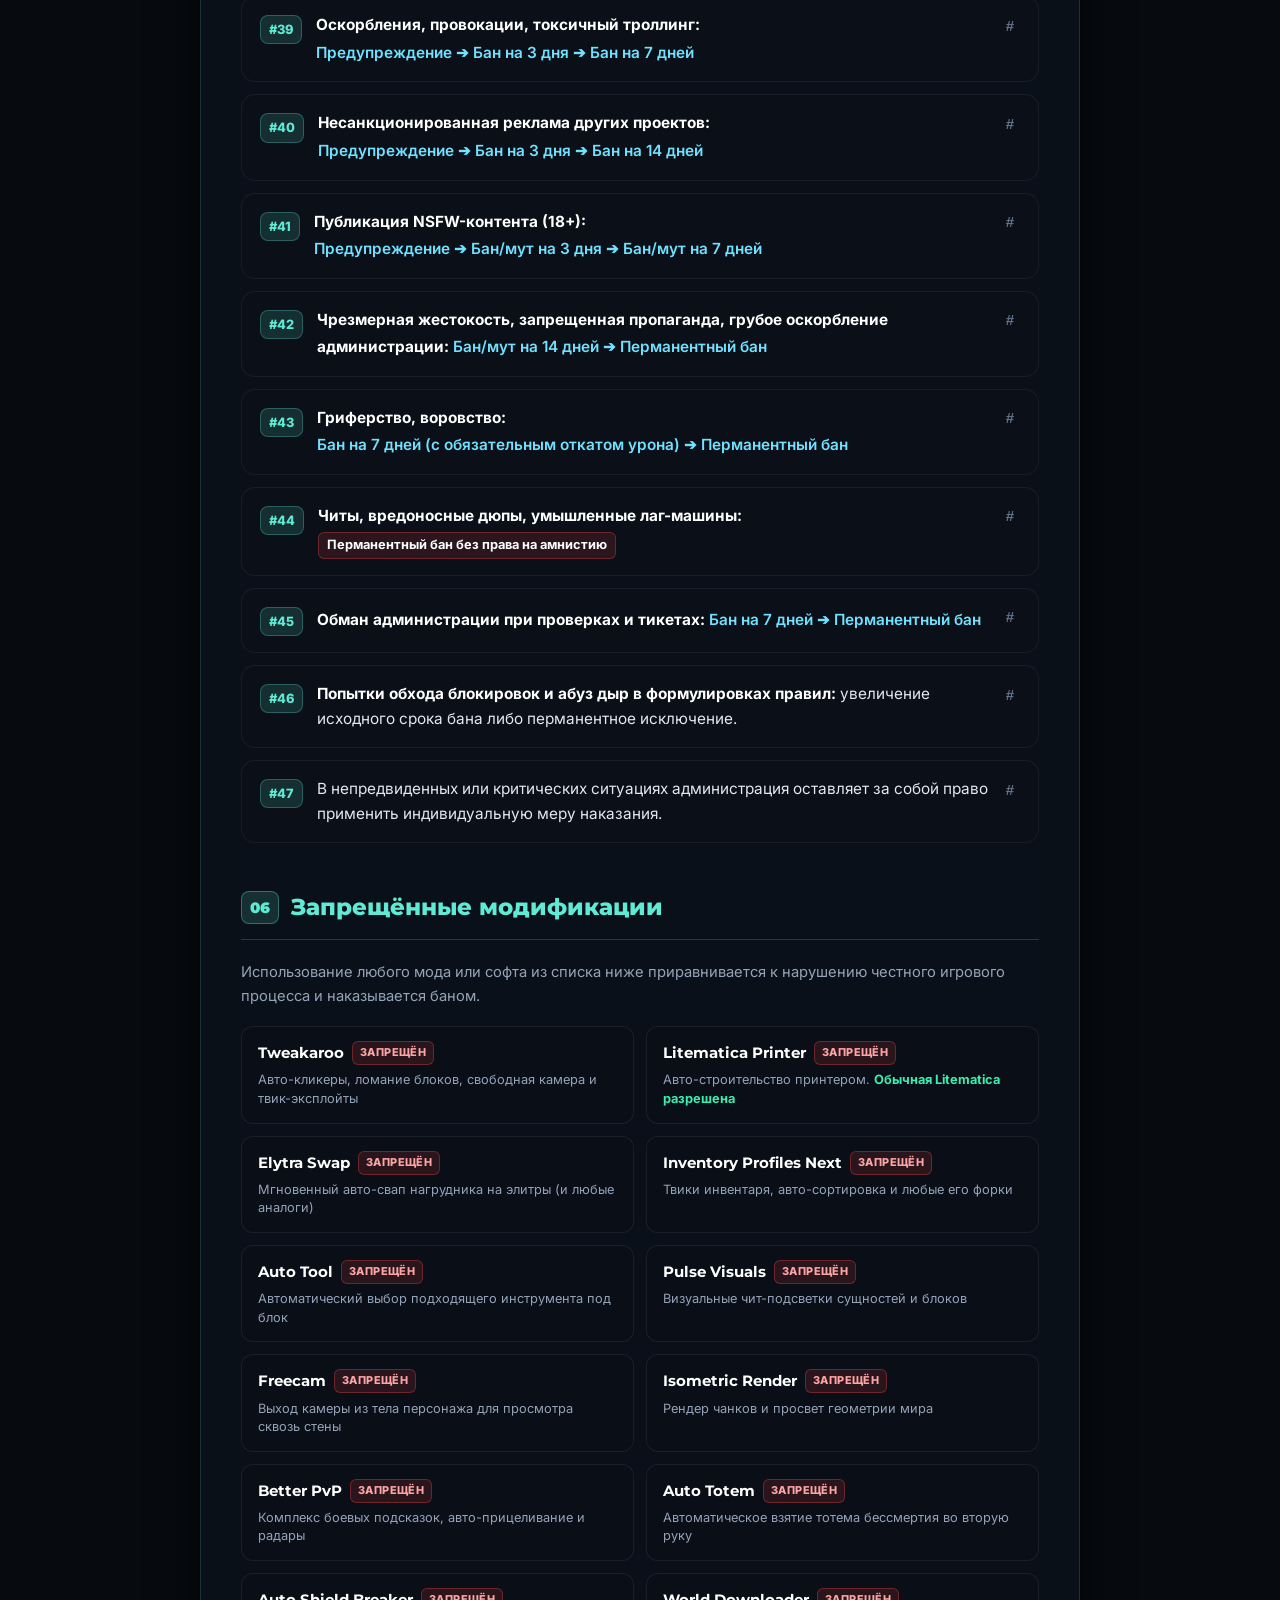
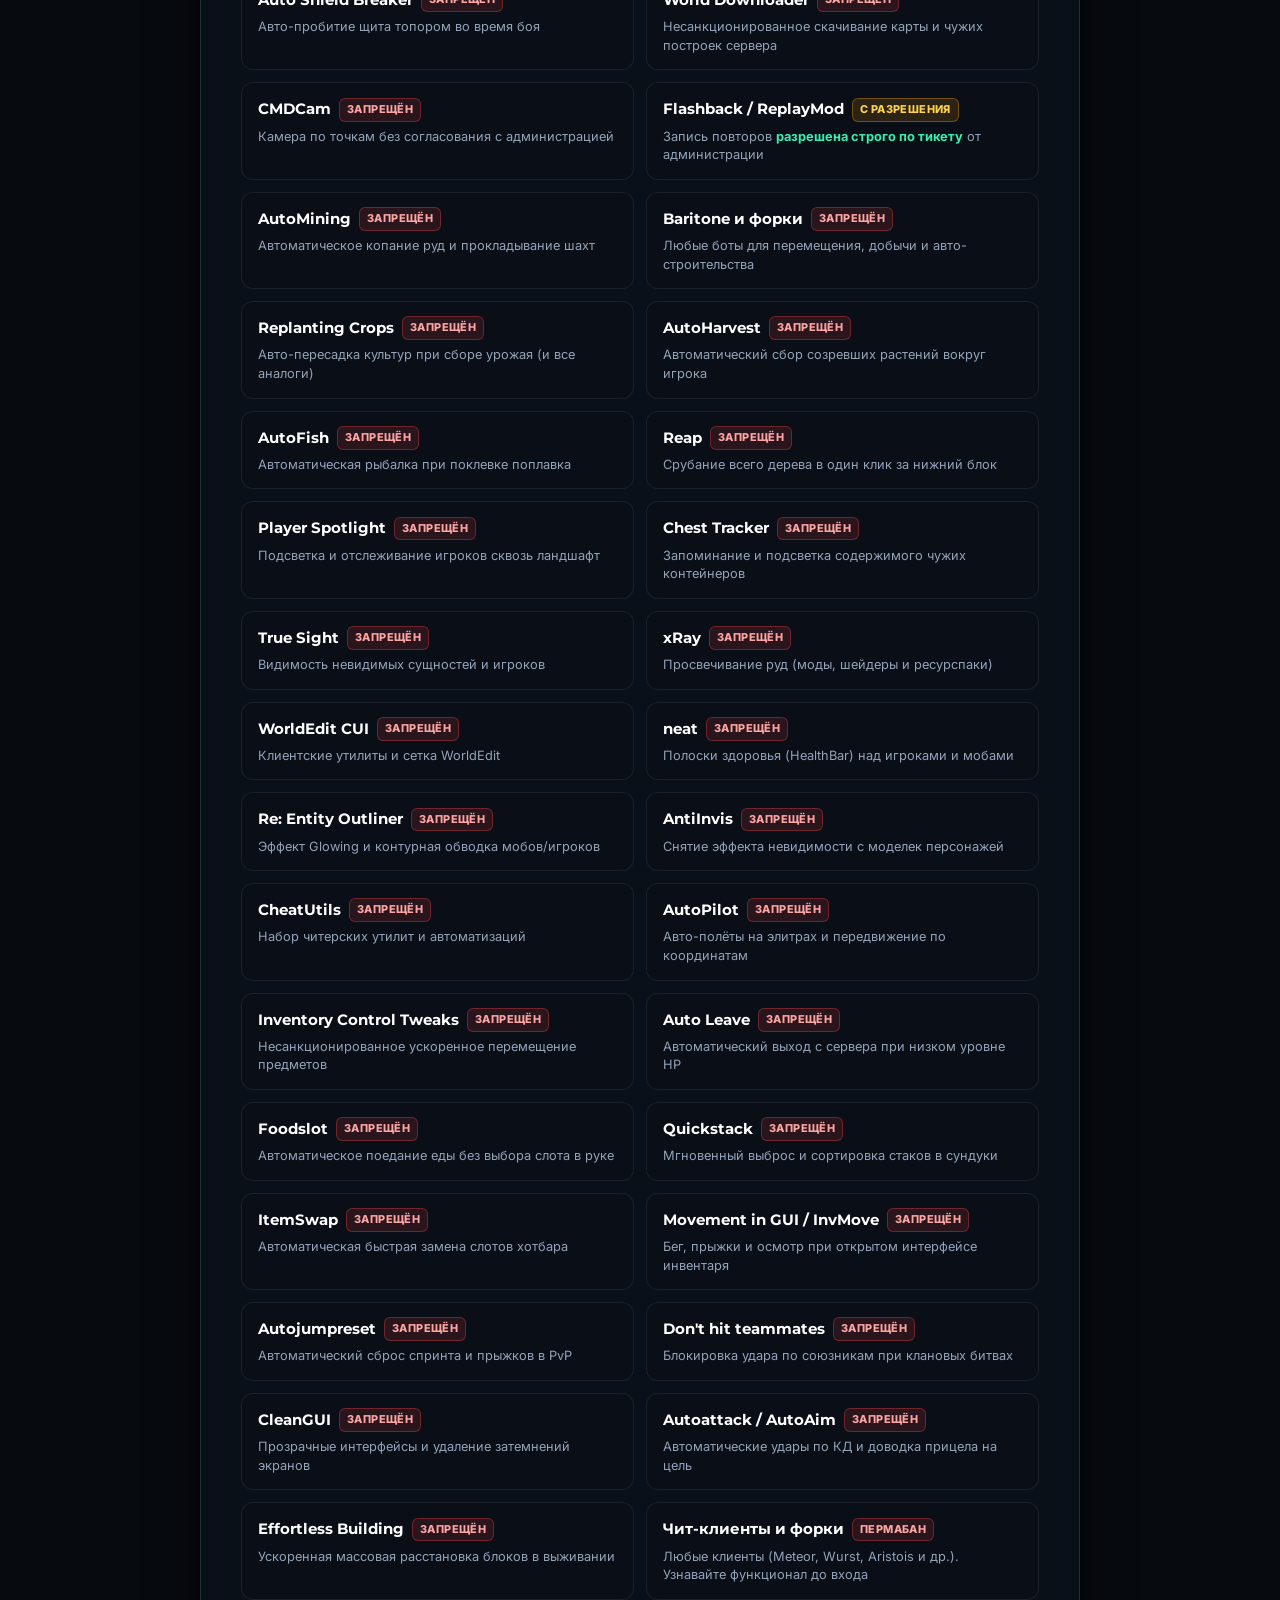
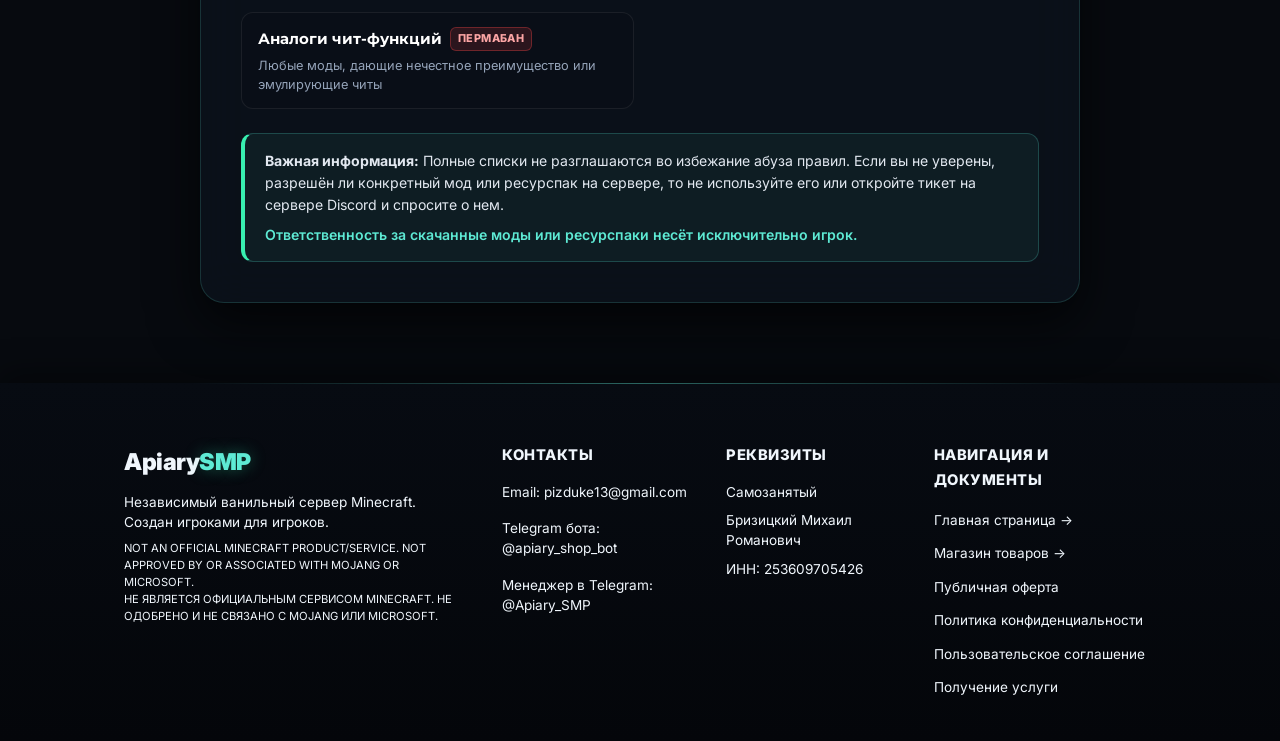
<file: rules-main.html>
<!DOCTYPE html>
<html lang="ru">
<head>
    <meta charset="UTF-8">
    <meta name="viewport" content="width=device-width, initial-scale=1.0">
    <title>Правила сервера ApiarySMP</title>
    <link rel="stylesheet" href="./rules-style.css">
    <link rel="preconnect" href="https://fonts.googleapis.com">
    <link rel="preconnect" href="https://fonts.gstatic.com" crossorigin>
    <link href="https://fonts.googleapis.com/css2?family=Inter:wght@400;500;600;700;800&family=Montserrat:wght@700;800;900&display=swap" rel="stylesheet">
</head>
<body>

    <!-- Полоска прогресса чтения -->
    <div id="readingProgress" class="reading-progress-bar"></div>

    <!-- Живой анимированный фон (светящиеся сферы) -->
    <div class="bg-animation">
        <div class="orb orb-1"></div>
        <div class="orb orb-2"></div>
        <div class="orb orb-3"></div>
        <div class="orb orb-4"></div>
    </div>

    <!-- Затемнение для мобильного меню -->
    <div id="navBackdrop" class="nav-backdrop"></div>

    <header class="rules-header">
        <a href="index.html" class="back-button">
            <svg width="18" height="18" viewBox="0 0 24 24" fill="none" stroke="currentColor" stroke-width="2.2"><path d="M19 12H5M12 19l-7-7 7-7"/></svg>
            На главную
        </a>
        <h1>Правила <span class="text-accent">Apiary SMP</span></h1>
        <p class="rules-subtitle">Свод законов и порядков улья • Сезонная редакция</p>
    </header>

    <!-- Кнопка выдвижения меню (мобилки) -->
    <button id="navToggle" class="nav-toggle-btn" aria-label="Открыть оглавление">❯</button>

    <!-- Боковая навигация с трекингом -->
    <nav id="sideNav" class="side-nav">
        <h3 class="nav-title">Оглавление</h3>
        <ul class="nav-links">
            <li><a href="#general" class="nav-link-item active">1. Общие запреты</a></li>
            <li><a href="#territory" class="nav-link-item">2. Территории и земля</a></li>
            <li><a href="#communication" class="nav-link-item">3. Коммуникация и PvP</a></li>
            <li><a href="#clans" class="nav-link-item">4. Кланы улья</a></li>
            <li><a href="#punishments" class="nav-link-item">5. Меры наказания</a></li>
            <li><a href="#mods" class="nav-link-item">6. Запрещённые моды</a></li>
        </ul>
        <div class="side-nav-footer">
            <span>Незнание правил не освобождает от ответственности</span>
        </div>
    </nav>

    <main class="rules-container">

        <!-- ИНТЕРАКТИВНЫЙ БАР ПОИСКА И ФИЛЬТРОВ -->
        <div class="rules-search-section">
            <div class="rules-search-box">
                <svg class="rules-search-icon" width="18" height="18" viewBox="0 0 24 24" fill="none" stroke="currentColor" stroke-width="2"><circle cx="11" cy="11" r="8"/><path d="m21 21-4.3-4.3"/></svg>
                <input type="text" id="rulesSearchInput" placeholder="Поиск по номеру, слову (гриф, пвп, дюп, xRay, freecam)..." autocomplete="off">
                <button id="rulesClearSearch" class="rules-clear-btn" title="Сбросить поиск">&times;</button>
            </div>
            
            <div class="rules-tags-bar">
                <span class="tags-label">Быстрые темы:</span>
                <button class="rule-tag-chip active" data-filter="all">Все</button>
                <button class="rule-tag-chip" data-filter="мод">Модификации</button>
                <button class="rule-tag-chip" data-filter="гриф">Гриферство</button>
                <button class="rule-tag-chip" data-filter="pvp">PvP & Зоны</button>
                <button class="rule-tag-chip" data-filter="чит">Читы & Дюпы</button>
                <button class="rule-tag-chip" data-filter="территори">Приваты</button>
                <button class="rule-tag-chip" data-filter="бан">Наказания</button>
            </div>

            <div id="searchStats" class="rules-search-stats"></div>
        </div>
        
        <!-- РАЗДЕЛ 1: ОБЩИЕ ЗАПРЕТЫ -->
        <section class="rules-section" data-section="general">
            <h2 id="general" class="category-title">
                <span class="category-num">01</span>
                <span>Общие запреты</span>
            </h2>
            <ol class="rules-list">
                <li id="rule-1" class="rule-item">
                    <span class="rule-badge">#1</span>
                    <div class="rule-content">
                        Игроки, которые хоть раз были забанены на сервере за пункты 2, 3, 4, лишаются права на бесплатную проходку путями выигрыша в розыгрышах в ТГК Apiary, на стримах MeMas'a и других акций бесплатных проходок на сезон.
                    </div>
                    <button class="rule-copy-btn" onclick="copyRuleLink(1)" title="Скопировать ссылку на правило">#</button>
                </li>
                <li id="rule-2" class="rule-item">
                    <span class="rule-badge">#2</span>
                    <div class="rule-content">
                        Запрещены в чате (Discord и игра): спам, любые виды флуда, оскорбления, реклама, провокации, бессмысленные сообщения, чрезмерный капс, повторяющиеся фразы и набор символов.
                    </div>
                    <button class="rule-copy-btn" onclick="copyRuleLink(2)" title="Скопировать ссылку на правило">#</button>
                </li>
                <li id="rule-3" class="rule-item">
                    <span class="rule-badge">#3</span>
                    <div class="rule-content">
                        Строго запрещено угрожать Доксом, Сватом, Деаноном, Сниппингом в любом виде, в том числе для вымогательства ресурсов или иных услуг. 
                        <strong class="severity-tag tag-perma">Наказание: перманентный бан</strong>.
                    </div>
                    <button class="rule-copy-btn" onclick="copyRuleLink(3)" title="Скопировать ссылку на правило">#</button>
                </li>
                <li id="rule-4" class="rule-item">
                    <span class="rule-badge">#4</span>
                    <div class="rule-content">
                        Строжайше запрещены любые виды читов, дюпов (<span class="rule-exception">разрешен только дюп на ковры</span>), использование ботов, автошахтеров (Baritone), а также <strong class="severity-tag tag-perma">отключение рендера жидкостей (воды или лавы)</strong>. Мод <span class="rule-allowed">Litematica разрешен</span>.
                        <div class="rule-mod-disclaimer">
                            Полные списки не разглашаются во избежание абуза правил. Если вы не уверены, разрешён ли конкретный мод или ресурспак на сервере, откройте тикет на сервере Discord и спросите о нем.
                        </div>
                    </div>
                    <button class="rule-copy-btn" onclick="copyRuleLink(4)" title="Скопировать ссылку на правило">#</button>
                </li>
                <li id="rule-5" class="rule-item">
                    <span class="rule-badge">#5</span>
                    <div class="rule-content">
                        Запрещены любые виды гриферства, в том числе лавакасты, подрыв территории и поджог построек, воровство ресурсов, убийство чужих мобов и жителей.
                    </div>
                    <button class="rule-copy-btn" onclick="copyRuleLink(5)" title="Скопировать ссылку на правило">#</button>
                </li>
                <li id="rule-6" class="rule-item">
                    <span class="rule-badge">#6</span>
                    <div class="rule-content">
                        Запрещено засорение территории мусорными постройками на спавне и в хабе (столбы, коробки из грязи, хаотичное размещение случайных блоков).
                    </div>
                    <button class="rule-copy-btn" onclick="copyRuleLink(6)" title="Скопировать ссылку на правило">#</button>
                </li>
                <li id="rule-7" class="rule-item">
                    <span class="rule-badge">#7</span>
                    <div class="rule-content">
                        Запрещены любые лагающие постройки и лаг-машины. При обнаружении постройка удаляется администрацией без возмещения ресурсов.
                    </div>
                    <button class="rule-copy-btn" onclick="copyRuleLink(7)" title="Скопировать ссылку на правило">#</button>
                </li>
                <li id="rule-8" class="rule-item">
                    <span class="rule-badge">#8</span>
                    <div class="rule-content">
                        Передача своего игрового аккаунта другому человеку должна быть обязательно заранее согласована с модерацией.
                    </div>
                    <button class="rule-copy-btn" onclick="copyRuleLink(8)" title="Скопировать ссылку на правило">#</button>
                </li>
                <li id="rule-9" class="rule-item">
                    <span class="rule-badge">#9</span>
                    <div class="rule-content">
                        Запрещен ввод модерации в заблуждение и попытки нечестным путём вернуть ресурсы. Карается баном.
                    </div>
                    <button class="rule-copy-btn" onclick="copyRuleLink(9)" title="Скопировать ссылку на правило">#</button>
                </li>
                <li id="rule-10" class="rule-item">
                    <span class="rule-badge">#10</span>
                    <div class="rule-content">
                        Запрещены любые моды и способы для определения сида мира и дальнейшего пользования с целью нахождения тех или иных структур.
                    </div>
                    <button class="rule-copy-btn" onclick="copyRuleLink(10)" title="Скопировать ссылку на правило">#</button>
                </li>
                <li id="rule-11" class="rule-item">
                    <span class="rule-badge">#11</span>
                    <div class="rule-content">
                        Модерация оставляет за собой право применять санкции за действия, которые явно направлены на разрушение комфортной игры других участников.
                    </div>
                    <button class="rule-copy-btn" onclick="copyRuleLink(11)" title="Скопировать ссылку на правило">#</button>
                </li>
                <li id="rule-12" class="rule-item">
                    <span class="rule-badge">#12</span>
                    <div class="rule-content">
                        В спорных ситуациях решение принимается коллегиально (не менее 2 модераторов) либо единолично главным администратором.
                    </div>
                    <button class="rule-copy-btn" onclick="copyRuleLink(12)" title="Скопировать ссылку на правило">#</button>
                </li>
                <li id="rule-13" class="rule-item">
                    <span class="rule-badge">#13</span>
                    <div class="rule-content">
                        Модератор, играющий на своем твинк-аккаунте без прав модератора, приравнивается к обычному игроку.
                    </div>
                    <button class="rule-copy-btn" onclick="copyRuleLink(13)" title="Скопировать ссылку на правило">#</button>
                </li>
                <li id="rule-14" class="rule-item">
                    <span class="rule-badge">#14</span>
                    <div class="rule-content">
                        Модератор не обязан решать вашу проблему, если он играет на твинк-аккаунте без прав, пока вы официально не подали тикет в Discord.
                    </div>
                    <button class="rule-copy-btn" onclick="copyRuleLink(14)" title="Скопировать ссылку на правило">#</button>
                </li>
            </ol>
        </section>

        <!-- РАЗДЕЛ 2: ТЕРРИТОРИИ -->
        <section class="rules-section" data-section="territory">
            <h2 id="territory" class="category-title">
                <span class="category-num">02</span>
                <span>Территории и право собственности</span>
            </h2>
            <ol class="rules-list">
                <li id="rule-17" class="rule-item">
                    <span class="rule-badge">#17</span>
                    <div class="rule-content">
                        Право на строение возникает, когда игрок сам построил дом, ферму, рукотворный ландшафт и т.д., либо если другой игрок передал её ему (передачу можно подтверждать тикетом).
                    </div>
                    <button class="rule-copy-btn" onclick="copyRuleLink(17)" title="Скопировать ссылку на правило">#</button>
                </li>
                <li id="rule-18" class="rule-item">
                    <span class="rule-badge">#18</span>
                    <div class="rule-content">
                        Право на территорию (в т.ч. деревни и структуры) определяется табличкой с ником владельца и информацией о границах владения (либо наименованием данжа/строения).
                    </div>
                    <button class="rule-copy-btn" onclick="copyRuleLink(18)" title="Скопировать ссылку на правило">#</button>
                </li>
                <li id="rule-19" class="rule-item">
                    <span class="rule-badge">#19</span>
                    <div class="rule-content">
                        <strong>Автоматическое освобождение при неактиве:</strong> если владелец постройки или фермы не заходил на сервер <strong>более 30 дней</strong>, его территория может быть переоформлена на другого игрока через тикет. Администрация вправе снести старую постройку или передать права новому владельцу.
                    </div>
                    <button class="rule-copy-btn" onclick="copyRuleLink(19)" title="Скопировать ссылку на правило">#</button>
                </li>
                <li id="rule-20" class="rule-item">
                    <span class="rule-badge">#20</span>
                    <div class="rule-content">
                        Право на территорию привязано к типу постройки:
                        <ul class="rule-sublist">
                            <li>Фермы, маленькие дома (до 16x16) — <strong>32 блока</strong> во все стороны;</li>
                            <li>Дома больше 16x16 — <strong>48 блоков</strong>;</li>
                            <li>Целый город из разных домов — <strong>64 блока</strong>;</li>
                            <li>Рукотворный ландшафт — <strong>64 блока</strong>;</li>
                            <li>Отстроенный остров — вся его территория + <strong>128 блоков</strong> вокруг;</li>
                            <li>Малые декорации — <strong>24 блока</strong>.</li>
                        </ul>
                    </div>
                    <button class="rule-copy-btn" onclick="copyRuleLink(20)" title="Скопировать ссылку на правило">#</button>
                </li>
                <li id="rule-21" class="rule-item">
                    <span class="rule-badge">#21</span>
                    <div class="rule-content">
                        <strong>Общественные зоны неприкосновенны.</strong> Ваша частная территория ни в коем случае не должна перекрывать или блокировать спавн, общие магазины и дороги. Всегда оставляйте сквозной проход не менее 5 блоков.
                    </div>
                    <button class="rule-copy-btn" onclick="copyRuleLink(21)" title="Скопировать ссылку на правило">#</button>
                </li>
                <li id="rule-22" class="rule-item">
                    <span class="rule-badge">#22</span>
                    <div class="rule-content">
                        Спавн и хаб — нейтральная зона. <strong>PvP на спавне</strong> (радиус 30 блоков по X и Z от нулевых координат) строго запрещено в любое время.
                    </div>
                    <button class="rule-copy-btn" onclick="copyRuleLink(22)" title="Скопировать ссылку на правило">#</button>
                </li>
                <li id="rule-23" class="rule-item">
                    <span class="rule-badge">#23</span>
                    <div class="rule-content">
                        Размеры владений отсчитываются от фундамента по горизонтали. По вертикали владение распространяется от самого бедрока до верхнего предела мира.
                    </div>
                    <button class="rule-copy-btn" onclick="copyRuleLink(23)" title="Скопировать ссылку на правило">#</button>
                </li>
                <li id="rule-24" class="rule-item">
                    <span class="rule-badge">#24</span>
                    <div class="rule-content">
                        Запрещено копать туннели, шахты или скрытые ходы ближе чем в <strong>16 блоках</strong> от чужой заприваченной территории без прямого согласия соседа.
                    </div>
                    <button class="rule-copy-btn" onclick="copyRuleLink(24)" title="Скопировать ссылку на правило">#</button>
                </li>
                <li id="rule-25" class="rule-item">
                    <span class="rule-badge">#25</span>
                    <div class="rule-content">
                        <strong>Разрешено занимать структуры:</strong> все спавнеры (кроме чешуйниц и ифритов), аванпосты разбойников, морской монумент. После постройки базы территория в 32 блока во все стороны считается вашей.
                    </div>
                    <button class="rule-copy-btn" onclick="copyRuleLink(25)" title="Скопировать ссылку на правило">#</button>
                </li>
                <li id="rule-26" class="rule-item">
                    <span class="rule-badge">#26</span>
                    <div class="rule-content">
                        <strong>Запрещено единолично занимать структуры:</strong> Адские крепости, Дворцы испытаний (Trial Chambers), Портал в Эндер-мир и его крепость.
                    </div>
                    <button class="rule-copy-btn" onclick="copyRuleLink(26)" title="Скопировать ссылку на правило">#</button>
                </li>
                <li id="rule-27" class="rule-item">
                    <span class="rule-badge">#27</span>
                    <div class="rule-content">
                        Остров Эндер-дракона является общественной зоной. Во время битвы запрещено мусорить столбами и блоками (в том числе строиться вверх ради булавы или яйца).
                    </div>
                    <button class="rule-copy-btn" onclick="copyRuleLink(27)" title="Скопировать ссылку на правило">#</button>
                </li>
            </ol>
        </section>

        <!-- РАЗДЕЛ 3: КОММУНИКАЦИЯ И PVP -->
        <section class="rules-section" data-section="communication">
            <h2 id="communication" class="category-title">
                <span class="category-num">03</span>
                <span>Коммуникация игроков и PvP</span>
            </h2>
            <ol class="rules-list">
                <li id="rule-28" class="rule-item">
                    <span class="rule-badge">#28</span>
                    <div class="rule-content">
                        PvP на сервере разрешено <strong>исключительно по обоюдному согласию</strong> обеих сторон.
                    </div>
                    <button class="rule-copy-btn" onclick="copyRuleLink(28)" title="Скопировать ссылку на правило">#</button>
                </li>
                <li id="rule-29" class="rule-item">
                    <span class="rule-badge">#29</span>
                    <div class="rule-content">
                        Разрешено защищать свои постройки и ресурсы от гриферов в реальном времени. При этом <strong>запрещено гриферить или воровать в ответ</strong> — всегда сразу создавайте тикет.
                    </div>
                    <button class="rule-copy-btn" onclick="copyRuleLink(29)" title="Скопировать ссылку на правило">#</button>
                </li>
                <li id="rule-30" class="rule-item">
                    <span class="rule-badge">#30</span>
                    <div class="rule-content">
                        Разрешена самозащита при нападении (атаки оружием, ловушки, снятие тотема). Случайный удар голой рукой, снежком или яйцом нападением не считается.
                    </div>
                    <button class="rule-copy-btn" onclick="copyRuleLink(30)" title="Скопировать ссылку на правило">#</button>
                </li>
                <li id="rule-31" class="rule-item">
                    <span class="rule-badge">#31</span>
                    <div class="rule-content">
                        <strong>Запретные зоны (запретки):</strong> на личной огороженной ферме или складе вы имеете право убивать незваных гостей без предупреждения, если висит табличка: <em>«Запретная зона. Вход без разрешения = PvP»</em>.
                    </div>
                    <button class="rule-copy-btn" onclick="copyRuleLink(31)" title="Скопировать ссылку на правило">#</button>
                </li>
                <li id="rule-32" class="rule-item">
                    <span class="rule-badge">#32</span>
                    <div class="rule-content">
                        Вы имеете право выдворить игрока со своей обычной территории силой, если он проигнорировал <strong>3 четких предупреждения</strong> покинуть базу в чате.
                    </div>
                    <button class="rule-copy-btn" onclick="copyRuleLink(32)" title="Скопировать ссылку на правило">#</button>
                </li>
                <li id="rule-33" class="rule-item">
                    <span class="rule-badge">#33</span>
                    <div class="rule-content">
                        Если вы случайно или при защите убили игрока, <strong>вы обязаны бережно сохранить и вернуть все его ресурсы</strong>, оставив их в безопасном сундуке за пределами своей базы.
                    </div>
                    <button class="rule-copy-btn" onclick="copyRuleLink(33)" title="Скопировать ссылку на правило">#</button>
                </li>
            </ol>
        </section>

        <!-- РАЗДЕЛ 4: КЛАНЫ -->
        <section class="rules-section" data-section="clans">
            <h2 id="clans" class="category-title">
                <span class="category-num">04</span>
                <span>Кланы улья</span>
            </h2>
            <ol class="rules-list">
                <li id="rule-34" class="rule-item">
                    <span class="rule-badge">#34</span>
                    <div class="rule-content">
                        Кланом признается официальное объединение от 3 игроков, подавшее анкету через тикет-систему в Discord.
                    </div>
                    <button class="rule-copy-btn" onclick="copyRuleLink(34)" title="Скопировать ссылку на правило">#</button>
                </li>
                <li id="rule-35" class="rule-item">
                    <span class="rule-badge">#35</span>
                    <div class="rule-content">
                        При выходе участника из клана ему выделяются <strong>24 часа на вывоз личных вещей</strong>. Клан не имеет права удерживать или сжигать его имущество в этот срок.
                    </div>
                    <button class="rule-copy-btn" onclick="copyRuleLink(35)" title="Скопировать ссылку на правило">#</button>
                </li>
                <li id="rule-36" class="rule-item">
                    <span class="rule-badge">#36</span>
                    <div class="rule-content">
                        Ресурсы в общих клановых сундуках считаются общей собственностью. Личным имуществом считаются вещи в Эндер-сундуке, личном отдельном доме либо подтвержденные логами сервера CoreProtect.
                    </div>
                    <button class="rule-copy-btn" onclick="copyRuleLink(36)" title="Скопировать ссылку на правило">#</button>
                </li>
                <li id="rule-37" class="rule-item">
                    <span class="rule-badge">#37</span>
                    <div class="rule-content">
                        Войны между кланами проводятся исключительно после согласования условий и регламента в тикете при согласии обоих лидеров.
                    </div>
                    <button class="rule-copy-btn" onclick="copyRuleLink(37)" title="Скопировать ссылку на правило">#</button>
                </li>
            </ol>
        </section>

        <!-- РАЗДЕЛ 5: МЕРЫ НАКАЗАНИЯ -->
        <section class="rules-section" data-section="punishments">
            <h2 id="punishments" class="category-title">
                <span class="category-num">05</span>
                <span>Меры наказания</span>
            </h2>
            <ol class="rules-list">
                <li id="rule-38" class="rule-item">
                    <span class="rule-badge">#38</span>
                    <div class="rule-content">
                        <strong>Флуд и спам в чатах:</strong> 
                        <span class="punish-flow">Предупреждение ➔ Бан на 1 день ➔ Бан на 7 дней</span>
                    </div>
                    <button class="rule-copy-btn" onclick="copyRuleLink(38)" title="Скопировать ссылку на правило">#</button>
                </li>
                <li id="rule-39" class="rule-item">
                    <span class="rule-badge">#39</span>
                    <div class="rule-content">
                        <strong>Оскорбления, провокации, токсичный троллинг:</strong> 
                        <span class="punish-flow">Предупреждение ➔ Бан на 3 дня ➔ Бан на 7 дней</span>
                    </div>
                    <button class="rule-copy-btn" onclick="copyRuleLink(39)" title="Скопировать ссылку на правило">#</button>
                </li>
                <li id="rule-40" class="rule-item">
                    <span class="rule-badge">#40</span>
                    <div class="rule-content">
                        <strong>Несанкционированная реклама других проектов:</strong> 
                        <span class="punish-flow">Предупреждение ➔ Бан на 3 дня ➔ Бан на 14 дней</span>
                    </div>
                    <button class="rule-copy-btn" onclick="copyRuleLink(40)" title="Скопировать ссылку на правило">#</button>
                </li>
                <li id="rule-41" class="rule-item">
                    <span class="rule-badge">#41</span>
                    <div class="rule-content">
                        <strong>Публикация NSFW-контента (18+):</strong> 
                        <span class="punish-flow">Предупреждение ➔ Бан/мут на 3 дня ➔ Бан/мут на 7 дней</span>
                    </div>
                    <button class="rule-copy-btn" onclick="copyRuleLink(41)" title="Скопировать ссылку на правило">#</button>
                </li>
                <li id="rule-42" class="rule-item">
                    <span class="rule-badge">#42</span>
                    <div class="rule-content">
                        <strong>Чрезмерная жестокость, запрещенная пропаганда, грубое оскорбление администрации:</strong> 
                        <span class="punish-flow">Бан/мут на 14 дней ➔ Перманентный бан</span>
                    </div>
                    <button class="rule-copy-btn" onclick="copyRuleLink(42)" title="Скопировать ссылку на правило">#</button>
                </li>
                <li id="rule-43" class="rule-item">
                    <span class="rule-badge">#43</span>
                    <div class="rule-content">
                        <strong>Гриферство, воровство:</strong> 
                        <span class="punish-flow">Бан на 7 дней (с обязательным откатом урона) ➔ Перманентный бан</span>
                    </div>
                    <button class="rule-copy-btn" onclick="copyRuleLink(43)" title="Скопировать ссылку на правило">#</button>
                </li>
                <li id="rule-44" class="rule-item">
                    <span class="rule-badge">#44</span>
                    <div class="rule-content">
                        <strong>Читы, вредоносные дюпы, умышленные лаг-машины:</strong> 
                        <strong class="severity-tag tag-perma">Перманентный бан без права на амнистию</strong>
                    </div>
                    <button class="rule-copy-btn" onclick="copyRuleLink(44)" title="Скопировать ссылку на правило">#</button>
                </li>
                <li id="rule-45" class="rule-item">
                    <span class="rule-badge">#45</span>
                    <div class="rule-content">
                        <strong>Обман администрации при проверках и тикетах:</strong> 
                        <span class="punish-flow">Бан на 7 дней ➔ Перманентный бан</span>
                    </div>
                    <button class="rule-copy-btn" onclick="copyRuleLink(45)" title="Скопировать ссылку на правило">#</button>
                </li>
                <li id="rule-46" class="rule-item">
                    <span class="rule-badge">#46</span>
                    <div class="rule-content">
                        <strong>Попытки обхода блокировок и абуз дыр в формулировках правил:</strong> 
                        увеличение исходного срока бана либо перманентное исключение.
                    </div>
                    <button class="rule-copy-btn" onclick="copyRuleLink(46)" title="Скопировать ссылку на правило">#</button>
                </li>
                <li id="rule-47" class="rule-item">
                    <span class="rule-badge">#47</span>
                    <div class="rule-content">
                        В непредвиденных или критических ситуациях администрация оставляет за собой право применить индивидуальную меру наказания.
                    </div>
                    <button class="rule-copy-btn" onclick="copyRuleLink(47)" title="Скопировать ссылку на правило">#</button>
                </li>
            </ol>
        </section>

        <!-- РАЗДЕЛ 6: ЗАПРЕЩЁННЫЕ МОДИФИКАЦИИ -->
        <section class="rules-section" data-section="mods">
            <h2 id="mods" class="category-title">
                <span class="category-num">06</span>
                <span>Запрещённые модификации</span>
            </h2>

            <p style="font-size: 0.92rem; color: var(--text-muted); margin-bottom: 18px;">
                Использование любого мода или софта из списка ниже приравнивается к нарушению честного игрового процесса и наказывается баном.
            </p>

            <ul class="mods-grid">
                <li class="rule-item mod-card">
                    <div class="mod-header">
                        <span class="mod-name">Tweakaroo</span>
                        <span class="mod-badge-ban">Запрещён</span>
                    </div>
                    <span class="mod-note">Авто-кликеры, ломание блоков, свободная камера и твик-эксплойты</span>
                </li>

                <li class="rule-item mod-card">
                    <div class="mod-header">
                        <span class="mod-name">Litematica Printer</span>
                        <span class="mod-badge-ban">Запрещён</span>
                    </div>
                    <span class="mod-note">Авто-строительство принтером. <span class="rule-allowed">Обычная Litematica разрешена</span></span>
                </li>

                <li class="rule-item mod-card">
                    <div class="mod-header">
                        <span class="mod-name">Elytra Swap</span>
                        <span class="mod-badge-ban">Запрещён</span>
                    </div>
                    <span class="mod-note">Мгновенный авто-свап нагрудника на элитры (и любые аналоги)</span>
                </li>

                <li class="rule-item mod-card">
                    <div class="mod-header">
                        <span class="mod-name">Inventory Profiles Next</span>
                        <span class="mod-badge-ban">Запрещён</span>
                    </div>
                    <span class="mod-note">Твики инвентаря, авто-сортировка и любые его форки</span>
                </li>

                <li class="rule-item mod-card">
                    <div class="mod-header">
                        <span class="mod-name">Auto Tool</span>
                        <span class="mod-badge-ban">Запрещён</span>
                    </div>
                    <span class="mod-note">Автоматический выбор подходящего инструмента под блок</span>
                </li>

                <li class="rule-item mod-card">
                    <div class="mod-header">
                        <span class="mod-name">Pulse Visuals</span>
                        <span class="mod-badge-ban">Запрещён</span>
                    </div>
                    <span class="mod-note">Визуальные чит-подсветки сущностей и блоков</span>
                </li>

                <li class="rule-item mod-card">
                    <div class="mod-header">
                        <span class="mod-name">Freecam</span>
                        <span class="mod-badge-ban">Запрещён</span>
                    </div>
                    <span class="mod-note">Выход камеры из тела персонажа для просмотра сквозь стены</span>
                </li>

                <li class="rule-item mod-card">
                    <div class="mod-header">
                        <span class="mod-name">Isometric Render</span>
                        <span class="mod-badge-ban">Запрещён</span>
                    </div>
                    <span class="mod-note">Рендер чанков и просвет геометрии мира</span>
                </li>

                <li class="rule-item mod-card">
                    <div class="mod-header">
                        <span class="mod-name">Better PvP</span>
                        <span class="mod-badge-ban">Запрещён</span>
                    </div>
                    <span class="mod-note">Комплекс боевых подсказок, авто-прицеливание и радары</span>
                </li>

                <li class="rule-item mod-card">
                    <div class="mod-header">
                        <span class="mod-name">Auto Totem</span>
                        <span class="mod-badge-ban">Запрещён</span>
                    </div>
                    <span class="mod-note">Автоматическое взятие тотема бессмертия во вторую руку</span>
                </li>

                <li class="rule-item mod-card">
                    <div class="mod-header">
                        <span class="mod-name">Auto Shield Breaker</span>
                        <span class="mod-badge-ban">Запрещён</span>
                    </div>
                    <span class="mod-note">Авто-пробитие щита топором во время боя</span>
                </li>

                <li class="rule-item mod-card">
                    <div class="mod-header">
                        <span class="mod-name">World Downloader</span>
                        <span class="mod-badge-ban">Запрещён</span>
                    </div>
                    <span class="mod-note">Несанкционированное скачивание карты и чужих построек сервера</span>
                </li>

                <li class="rule-item mod-card">
                    <div class="mod-header">
                        <span class="mod-name">CMDCam</span>
                        <span class="mod-badge-ban">Запрещён</span>
                    </div>
                    <span class="mod-note">Камера по точкам без согласования с администрацией</span>
                </li>

                <li class="rule-item mod-card">
                    <div class="mod-header">
                        <span class="mod-name">Flashback / ReplayMod</span>
                        <span class="mod-badge-warn">С разрешения</span>
                    </div>
                    <span class="mod-note">Запись повторов <span class="rule-allowed">разрешена строго по тикету</span> от администрации</span>
                </li>

                <li class="rule-item mod-card">
                    <div class="mod-header">
                        <span class="mod-name">AutoMining</span>
                        <span class="mod-badge-ban">Запрещён</span>
                    </div>
                    <span class="mod-note">Автоматическое копание руд и прокладывание шахт</span>
                </li>

                <li class="rule-item mod-card">
                    <div class="mod-header">
                        <span class="mod-name">Baritone и форки</span>
                        <span class="mod-badge-ban">Запрещён</span>
                    </div>
                    <span class="mod-note">Любые боты для перемещения, добычи и авто-строительства</span>
                </li>

                <li class="rule-item mod-card">
                    <div class="mod-header">
                        <span class="mod-name">Replanting Crops</span>
                        <span class="mod-badge-ban">Запрещён</span>
                    </div>
                    <span class="mod-note">Авто-пересадка культур при сборе урожая (и все аналоги)</span>
                </li>

                <li class="rule-item mod-card">
                    <div class="mod-header">
                        <span class="mod-name">AutoHarvest</span>
                        <span class="mod-badge-ban">Запрещён</span>
                    </div>
                    <span class="mod-note">Автоматический сбор созревших растений вокруг игрока</span>
                </li>

                <li class="rule-item mod-card">
                    <div class="mod-header">
                        <span class="mod-name">AutoFish</span>
                        <span class="mod-badge-ban">Запрещён</span>
                    </div>
                    <span class="mod-note">Автоматическая рыбалка при поклевке поплавка</span>
                </li>

                <li class="rule-item mod-card">
                    <div class="mod-header">
                        <span class="mod-name">Reap</span>
                        <span class="mod-badge-ban">Запрещён</span>
                    </div>
                    <span class="mod-note">Срубание всего дерева в один клик за нижний блок</span>
                </li>

                <li class="rule-item mod-card">
                    <div class="mod-header">
                        <span class="mod-name">Player Spotlight</span>
                        <span class="mod-badge-ban">Запрещён</span>
                    </div>
                    <span class="mod-note">Подсветка и отслеживание игроков сквозь ландшафт</span>
                </li>

                <li class="rule-item mod-card">
                    <div class="mod-header">
                        <span class="mod-name">Chest Tracker</span>
                        <span class="mod-badge-ban">Запрещён</span>
                    </div>
                    <span class="mod-note">Запоминание и подсветка содержимого чужих контейнеров</span>
                </li>

                <li class="rule-item mod-card">
                    <div class="mod-header">
                        <span class="mod-name">True Sight</span>
                        <span class="mod-badge-ban">Запрещён</span>
                    </div>
                    <span class="mod-note">Видимость невидимых сущностей и игроков</span>
                </li>

                <li class="rule-item mod-card">
                    <div class="mod-header">
                        <span class="mod-name">xRay</span>
                        <span class="mod-badge-ban">Запрещён</span>
                    </div>
                    <span class="mod-note">Просвечивание руд (моды, шейдеры и ресурспаки)</span>
                </li>

                <li class="rule-item mod-card">
                    <div class="mod-header">
                        <span class="mod-name">WorldEdit CUI</span>
                        <span class="mod-badge-ban">Запрещён</span>
                    </div>
                    <span class="mod-note">Клиентские утилиты и сетка WorldEdit</span>
                </li>

                <li class="rule-item mod-card">
                    <div class="mod-header">
                        <span class="mod-name">neat</span>
                        <span class="mod-badge-ban">Запрещён</span>
                    </div>
                    <span class="mod-note">Полоски здоровья (HealthBar) над игроками и мобами</span>
                </li>

                <li class="rule-item mod-card">
                    <div class="mod-header">
                        <span class="mod-name">Re: Entity Outliner</span>
                        <span class="mod-badge-ban">Запрещён</span>
                    </div>
                    <span class="mod-note">Эффект Glowing и контурная обводка мобов/игроков</span>
                </li>

                <li class="rule-item mod-card">
                    <div class="mod-header">
                        <span class="mod-name">AntiInvis</span>
                        <span class="mod-badge-ban">Запрещён</span>
                    </div>
                    <span class="mod-note">Снятие эффекта невидимости с моделек персонажей</span>
                </li>

                <li class="rule-item mod-card">
                    <div class="mod-header">
                        <span class="mod-name">CheatUtils</span>
                        <span class="mod-badge-ban">Запрещён</span>
                    </div>
                    <span class="mod-note">Набор читерских утилит и автоматизаций</span>
                </li>

                <li class="rule-item mod-card">
                    <div class="mod-header">
                        <span class="mod-name">AutoPilot</span>
                        <span class="mod-badge-ban">Запрещён</span>
                    </div>
                    <span class="mod-note">Авто-полёты на элитрах и передвижение по координатам</span>
                </li>

                <li class="rule-item mod-card">
                    <div class="mod-header">
                        <span class="mod-name">Inventory Control Tweaks</span>
                        <span class="mod-badge-ban">Запрещён</span>
                    </div>
                    <span class="mod-note">Несанкционированное ускоренное перемещение предметов</span>
                </li>

                <li class="rule-item mod-card">
                    <div class="mod-header">
                        <span class="mod-name">Auto Leave</span>
                        <span class="mod-badge-ban">Запрещён</span>
                    </div>
                    <span class="mod-note">Автоматический выход с сервера при низком уровне HP</span>
                </li>

                <li class="rule-item mod-card">
                    <div class="mod-header">
                        <span class="mod-name">Foodslot</span>
                        <span class="mod-badge-ban">Запрещён</span>
                    </div>
                    <span class="mod-note">Автоматическое поедание еды без выбора слота в руке</span>
                </li>

                <li class="rule-item mod-card">
                    <div class="mod-header">
                        <span class="mod-name">Quickstack</span>
                        <span class="mod-badge-ban">Запрещён</span>
                    </div>
                    <span class="mod-note">Мгновенный выброс и сортировка стаков в сундуки</span>
                </li>

                <li class="rule-item mod-card">
                    <div class="mod-header">
                        <span class="mod-name">ItemSwap</span>
                        <span class="mod-badge-ban">Запрещён</span>
                    </div>
                    <span class="mod-note">Автоматическая быстрая замена слотов хотбара</span>
                </li>

                <li class="rule-item mod-card">
                    <div class="mod-header">
                        <span class="mod-name">Movement in GUI / InvMove</span>
                        <span class="mod-badge-ban">Запрещён</span>
                    </div>
                    <span class="mod-note">Бег, прыжки и осмотр при открытом интерфейсе инвентаря</span>
                </li>

                <li class="rule-item mod-card">
                    <div class="mod-header">
                        <span class="mod-name">Autojumpreset</span>
                        <span class="mod-badge-ban">Запрещён</span>
                    </div>
                    <span class="mod-note">Автоматический сброс спринта и прыжков в PvP</span>
                </li>

                <li class="rule-item mod-card">
                    <div class="mod-header">
                        <span class="mod-name">Don't hit teammates</span>
                        <span class="mod-badge-ban">Запрещён</span>
                    </div>
                    <span class="mod-note">Блокировка удара по союзникам при клановых битвах</span>
                </li>

                <li class="rule-item mod-card">
                    <div class="mod-header">
                        <span class="mod-name">CleanGUI</span>
                        <span class="mod-badge-ban">Запрещён</span>
                    </div>
                    <span class="mod-note">Прозрачные интерфейсы и удаление затемнений экранов</span>
                </li>

                <li class="rule-item mod-card">
                    <div class="mod-header">
                        <span class="mod-name">Autoattack / AutoAim</span>
                        <span class="mod-badge-ban">Запрещён</span>
                    </div>
                    <span class="mod-note">Автоматические удары по КД и доводка прицела на цель</span>
                </li>

                <li class="rule-item mod-card">
                    <div class="mod-header">
                        <span class="mod-name">Effortless Building</span>
                        <span class="mod-badge-ban">Запрещён</span>
                    </div>
                    <span class="mod-note">Ускоренная массовая расстановка блоков в выживании</span>
                </li>

                <li class="rule-item mod-card">
                    <div class="mod-header">
                        <span class="mod-name">Чит-клиенты и форки</span>
                        <span class="mod-badge-ban">Пермабан</span>
                    </div>
                    <span class="mod-note">Любые клиенты (Meteor, Wurst, Aristois и др.). Узнавайте функционал до входа</span>
                </li>

                <li class="rule-item mod-card">
                    <div class="mod-header">
                        <span class="mod-name">Аналоги чит-функций</span>
                        <span class="mod-badge-ban">Пермабан</span>
                    </div>
                    <span class="mod-note">Любые моды, дающие нечестное преимущество или эмулирующие читы</span>
                </li>
            </ul>

            <div class="mods-disclaimer-box">
                <p>
                    <strong>Важная информация:</strong> Полные списки не разглашаются во избежание абуза правил. Если вы не уверены, разрешён ли конкретный мод или ресурспак на сервере, то не используйте его или откройте тикет на сервере Discord и спросите о нем.
                </p>
                <p>
                    Ответственность за скачанные моды или ресурспаки несёт исключительно игрок.
                </p>
            </div>
        </section>

    </main>

<!-- ПОДВАЛ ПРАВИЛ С ЮРИДИЧЕСКИМИ ССЫЛКАМИ -->
    <footer class="footer-wrap">
        <div class="site-container">
            <div class="footer-grid">
                <div class="footer-cell cell-brand">
                    <div class="footer-logo">Apiary<span class="text-accent">SMP</span></div>
                    <p class="footer-desc">Независимый ванильный сервер Minecraft. Создан игроками для игроков.</p>
                    <span class="footer-legal-note">
                        NOT AN OFFICIAL MINECRAFT PRODUCT/SERVICE. NOT APPROVED BY OR ASSOCIATED WITH MOJANG OR MICROSOFT.
                        <br>НЕ ЯВЛЯЕТСЯ ОФИЦИАЛЬНЫМ СЕРВИСОМ MINECRAFT. НЕ ОДОБРЕНО И НЕ СВЯЗАНО С MOJANG ИЛИ MICROSOFT.
                    </span>
                </div>

                <div class="footer-cell">
                    <h4>Контакты</h4>
                    <p>Email: <a href="mailto:pizduke13@gmail.com">pizduke13@gmail.com</a></p>
                    <p>Telegram бота: <a href="https://t.me/apiary_shop_bot" target="_blank" rel="noopener">@apiary_shop_bot</a></p>
                    <p>Менеджер в Telegram: <a href="https://t.me/Apiary_SMP" target="_blank" rel="noopener">@Apiary_SMP</a></p>
                </div>

                <div class="footer-cell">
                    <h4>Реквизиты</h4>
                    <p>Самозанятый</p>
                    <p>Бризицкий Михаил Романович</p>
                    <p>ИНН: 253609705426</p>
                </div>

                <div class="footer-cell">
                    <h4>Навигация и документы</h4>
                    <a href="index.html" class="footer-link">Главная страница →</a>
                    <a href="shop.html" class="footer-link">Магазин товаров →</a>
                    <a href="#" class="footer-link" data-modal="offerModal">Публичная оферта</a>
                    <a href="#" class="footer-link" data-modal="privacyModal">Политика конфиденциальности</a>
                    <a href="#" class="footer-link" data-modal="termsModal">Пользовательское соглашение</a>
                    <a href="#" class="footer-link" data-modal="deliveryModal">Получение услуги</a>
                </div>
            </div>
        </div>
    </footer>

    <!-- ЮРИДИЧЕСКАЯ МОДАЛКА: ПУБЛИЧНАЯ ОФЕРТА -->
    <div class="overlay" id="offerModal">
        <div class="sheet-modal sheet-modal-large">
            <span class="close-button">&times;</span>
            <h2 class="modal-title">Публичная оферта</h2>
            <div class="modal-text">
                <p><strong>1. Общие положения</strong><br>
                Настоящий документ является официальным публичным предложением (публичной офертой согласно ст. 437 ГК РФ) плательщика налога на профессиональный доход (самозанятого) <strong>Бризицкого Михаила Романовича</strong> (ИНН <strong>253609705426</strong>), именуемого в дальнейшем «Исполнитель», заключить лицензионный договор с любым физическим лицом («Заказчик»).</p>

                <p><strong>2. Предмет соглашения</strong><br>
                Исполнитель предоставляет Заказчику право использования (простую неисключительную лицензию) цифрового функционала игрового сервера ApiarySMP (добавление никнейма в белый список, активация внутриигровых декоративных прав и косметических эффектов). Все предоставляемые права носят исключительно виртуальный нематериальный характер.</p>

                <p><strong>3. Акцепт и гарантии Заказчика</strong><br>
                Оплата заказа через интерфейс сайта или платежный шлюз признается полным и безоговорочным акцептом условий настоящей Оферты (ст. 438 ГК РФ). Цены указаны на страницах каталога. Совершая акцепт, Заказчик гарантирует, что достиг возраста 18 лет, либо имеет законное право на совершение сделок, либо действует с прямого согласия своих законных представителей (родителей, опекунов).</p>

                <p><strong>4. Условия исполнения и невозвратность</strong><br>
                Обязательства Исполнителя считаются исполненными в полном объеме в момент предоставления Заказчику цифрового доступа или начисления внутриигровых прав через систему сервера (LuckPerms). После предоставления доступа возврат средств не производится (п. 4 ст. 453 ГК РФ), в том числе в случае последующего одностороннего расторжения договора из-за нарушения Заказчиком Правил сервера.</p>

                <p><strong>5. Фискальные чеки (422-ФЗ)</strong><br>
                Электронный чек формируется Исполнителем в приложении «Мой налог» после поступления денежных средств. В связи с отсутствием необходимости ввода контактных данных при оплате, Заказчик может получить сформированный чек по индивидуальному запросу, направив его на электронную почту pizduke13@gmail.com или в Telegram @Apiary_SMP.</p>

                <p><strong>6. Реквизиты</strong><br>
                Самозанятый: Бризицкий Михаил Романович<br>
                ИНН: 253609705426<br>
                Email: pizduke13@gmail.com</p>
            </div>
        </div>
    </div>

    <!-- ЮРИДИЧЕСКАЯ МОДАЛКА: ПОЛИТИКА ОБРАБОТКИ ПЕРСОНАЛЬНЫХ ДАННЫХ (152-ФЗ) -->
    <div class="overlay" id="privacyModal">
        <div class="sheet-modal sheet-modal-large">
            <span class="close-button">&times;</span>
            <h2 class="modal-title">Политика конфиденциальности</h2>
            <div class="modal-text">
                <p><strong>1. Общие положения</strong><br>
                Оператор персональных данных: плательщик налога на профессиональный доход (самозанятый) <strong>Бризицкий Михаил Романович</strong> (ИНН <strong>253609705426</strong>). Настоящая Политика определяет порядок обработки и защиты персональных данных пользователей сайта и сервера ApiarySMP в строгом соответствии с Федеральным законом РФ № 152-ФЗ «О персональных данных».</p>
                
                <p><strong>2. Состав обрабатываемых данных</strong><br>
                В рамках функционирования сайта и активации услуг обрабатываются следующие данные: игровой никнейм Minecraft, Telegram-username (при обращении к боту или поддержке), технические обезличенные идентификаторы (файлы cookie, IP-адрес сетевого соединения), а также данные об успешных транзакциях, передаваемые платежным шлюзом.</p>

                <p><strong>3. Цели сбора и обработки</strong><br>
                Идентификация Заказчика для автоматического занесения в список доступа (вайтлист), выдача купленных прав, исполнение публичной оферты, защита от мошеннических действий и обеспечение обратной связи.</p>

                <p><strong>4. Передача третьим лицам и безопасность</strong><br>
                Оператор не передает и не раскрывает данные пользователей третьим лицам, за исключением официального оператора платежей (ЮKassa / ООО НКО «ЮМани») исключительно для проведения расчета. Все данные обрабатываются с применением современных стандартов шифрования.</p>

                <p><strong>5. Сроки хранения и отзыв согласия</strong><br>
                Данные хранятся в течение срока функционирования учетной записи на сервере. Согласие может быть отозвано пользователем в любой момент путем направления электронного заявления на адрес: <strong>pizduke13@gmail.com</strong>.</p>
            </div>
        </div>
    </div>

    <!-- ЮРИДИЧЕСКАЯ МОДАЛКА: ПОЛЬЗОВАТЕЛЬСКОЕ СОГЛАШЕНИЕ -->
    <div class="overlay" id="termsModal">
        <div class="sheet-modal sheet-modal-large">
            <span class="close-button">&times;</span>
            <h2 class="modal-title">Пользовательское соглашение</h2>
            <div class="modal-text">
                <p><strong>1. Общие правила</strong><br>
                Пользуясь сайтом и игровым сервером ApiarySMP, Пользователь соглашается соблюдать установленный Свод правил сервера (размещенный по адресу rules-main.html) и не нарушать баланс игры.</p>

                <p><strong>2. Ограничение ответственности и правила Mojang</strong><br>
                Сервер ApiarySMP является независимым любительским проектом и никак не аффилирован с компаниями Mojang AB или Microsoft. Все донат-услуги проекта носят декоративный характер, предоставляются «как есть» и не дают игроку нечестных преимуществ перед другими (Non-P2W).</p>
            </div>
        </div>
    </div>


    <!-- ЮРИДИЧЕСКАЯ МОДАЛКА: ПОЛУЧЕНИЕ УСЛУГИ -->
    <div class="overlay" id="deliveryModal">
        <div class="sheet-modal sheet-modal-large">
            <span class="close-button">&times;</span>
            <h2 class="modal-title">Порядок получения услуги</h2>
            <div class="modal-text">
                <p><strong>Регламент доставки:</strong><br>
                1. <strong>Вайтлист:</strong> никнейм моментально заносится в список доступа сервера в течение 1–2 минут после оплаты.<br>
                2. <strong>Косметика и донат:</strong> права на эффекты применяются автоматически. Для управления активированными предметами введите команду <code>/menu</code> в чате сервера.<br>
                3. Если при оплате была допущена опечатка в никнейме, напишите на почту <strong>pizduke13@gmail.com</strong> или менеджеру в Telegram: <strong>@Apiary_SMP</strong> для ручной корректировки.</p>
            </div>
        </div>
    </div>

    <!-- Всплывающее уведомление (Toast) -->
    <div id="toastMessage" class="toast-strip"></div>

    <script src="./rules-script.js"></script>
</body>
</html>
</file>
<file: style.css>
/* --- ЗИМНЯЯ ПАЛИТРА И СИСТЕМНЫЕ СТИЛИ (NORTHERN APIARY) --- */
:root {
    --bg-deep: #070a0f;
    --bg-surface: #0d131d;
    --bg-surface-elevated: #141c2a;
    --bg-card: rgba(14, 20, 31, 0.78);

    --border-light: rgba(94, 234, 212, 0.14);
    --border-strong: rgba(56, 239, 176, 0.38);
    --border-ice: rgba(226, 241, 255, 0.22);

    --frost-primary: #38efb0;
    --frost-bright: #5eead4;
    --frost-ice: #70e1ff;
    --frost-glow: rgba(56, 239, 176, 0.28);
    --frost-wash: rgba(56, 239, 176, 0.08);

    --snow-white: #f1f8fc;
    --txt-main: #f0f6fc;
    --txt-muted: #94a3b8;
    --txt-subtle: #5f7186;

    --font-heading: 'Montserrat', sans-serif;
    --font-body: 'Inter', sans-serif;

    --radius-round: 40px;
    --radius-block: 20px;
    --radius-sm: 10px;
}

* {
    margin: 0;
    padding: 0;
    box-sizing: border-box;
}

html {
    scroll-behavior: smooth;
    overflow-x: clip;
    background-color: var(--bg-deep);
}

body {
    background-color: var(--bg-deep);
    color: var(--txt-main);
    font-family: var(--font-body);
    line-height: 1.65;
    position: relative;
    padding-bottom: 95px;
    overflow-x: clip;
    width: 100%;
}

section, article, header {
    scroll-margin-top: 35px;
}

/* --- СНЕГОПАД НА CANVAS --- */
#snowCanvas {
    position: fixed;
    top: 0;
    left: 0;
    width: 100vw;
    height: 100vh;
    pointer-events: none;
    z-index: 0;
}

/* --- СИСТЕМА ПОЯВЛЕНИЯ ЭЛЕМЕНТОВ --- */
.reveal {
    opacity: 0;
    transform: translateY(32px);
    transition: opacity 0.8s cubic-bezier(0.16, 1, 0.3, 1), transform 0.8s cubic-bezier(0.16, 1, 0.3, 1);
    will-change: opacity, transform;
}

.reveal.revealed {
    opacity: 1;
    transform: translateY(0);
}

/* --- СЕВЕРНОЕ СИЯНИЕ (AURORA AMBIENT) --- */
.ambient-spot {
    position: fixed;
    border-radius: 50%;
    filter: blur(150px);
    pointer-events: none;
    z-index: 0;
    opacity: 0.28;
    animation: auroraPulse 12s infinite alternate ease-in-out;
}

.ambient-spot-1 {
    width: 650px;
    height: 650px;
    background: radial-gradient(circle, #10b981 0%, #06b6d4 40%, transparent 70%);
    top: -220px;
    left: 50%;
    transform: translateX(-50%);
}

.ambient-spot-2 {
    width: 550px;
    height: 550px;
    background: radial-gradient(circle, #0284c7 0%, #0d9488 45%, transparent 70%);
    top: 40%;
    right: -100px;
    animation-duration: 16s;
    animation-delay: -4s;
}

@keyframes auroraPulse {
    0% { transform: scale(1) translateY(0); opacity: 0.22; }
    50% { transform: scale(1.18) translateY(30px); opacity: 0.35; }
    100% { transform: scale(0.95) translateY(-20px); opacity: 0.26; }
}

.site-container {
    max-width: 1040px;
    margin: 0 auto;
    padding: 0 24px;
    position: relative;
    z-index: 1;
}

.text-accent {
    color: var(--frost-bright);
    text-shadow: 0 0 18px var(--frost-glow);
}

/* --- ПЕРВЫЙ ЭКРАН --- */
.hero-section {
    padding: 70px 0 50px;
    position: relative;
    z-index: 1;
}

.hero-grid {
    display: grid;
    grid-template-columns: 1.25fr 0.95fr;
    gap: 48px;
    align-items: center;
    text-align: left;
}

.hero-content {
    display: flex;
    flex-direction: column;
    align-items: flex-start;
}

.server-status-tag {
    display: inline-flex;
    align-items: center;
    gap: 8px;
    background: rgba(13, 21, 32, 0.8);
    border: 1px solid var(--border-light);
    padding: 6px 16px;
    border-radius: var(--radius-round);
    font-size: 0.82rem;
    font-weight: 600;
    color: var(--snow-white);
    margin-bottom: 20px;
    backdrop-filter: blur(10px);
    -webkit-backdrop-filter: blur(10px);
    box-shadow: 0 4px 16px rgba(0, 0, 0, 0.3);
}

.status-dot {
    width: 8px;
    height: 8px;
    border-radius: 50%;
    background-color: var(--frost-bright);
    box-shadow: 0 0 10px var(--frost-bright);
}

.hero-season-badge {
    display: inline-flex;
    align-items: center;
    gap: 6px;
    background: rgba(94, 234, 212, 0.12);
    border: 1px solid rgba(94, 234, 212, 0.3);
    color: var(--frost-bright);
    font-size: 0.72rem;
    font-weight: 800;
    text-transform: uppercase;
    letter-spacing: 0.8px;
    padding: 4px 10px;
    border-radius: 20px;
    margin-bottom: 12px;
}

.hero-header {
    font-family: var(--font-heading);
    font-size: clamp(2.3rem, 5vw, 3.4rem);
    font-weight: 900;
    line-height: 1.1;
    letter-spacing: -1px;
    margin-bottom: 18px;
}

.hero-subhead {
    display: block;
    font-family: var(--font-body);
    font-size: clamp(1rem, 2vw, 1.2rem);
    font-weight: 500;
    color: var(--frost-ice);
    margin-top: 8px;
    letter-spacing: 0;
}

.hero-story-text p {
    font-size: 0.96rem;
    color: var(--txt-muted);
    line-height: 1.68;
    margin-bottom: 14px;
}

.hero-story-text p:last-child {
    margin-bottom: 22px;
}

/* Правая колонка: снежный виджет */
.hero-action-pane {
    display: flex;
    flex-direction: column;
    gap: 16px;
}

.pass-entry-widget {
    background: linear-gradient(145deg, rgba(17, 26, 40, 0.88) 0%, rgba(10, 16, 26, 0.94) 100%);
    border: 1px solid var(--border-strong);
    border-radius: var(--radius-block);
    padding: clamp(24px, 4vw, 32px);
    box-shadow: 0 20px 50px rgba(0, 0, 0, 0.65), inset 0 1px 0 rgba(255, 255, 255, 0.15);
    backdrop-filter: blur(18px);
    -webkit-backdrop-filter: blur(18px);
    position: relative;
    overflow: hidden;
}

/* Имитация ледяной шапки сверху карточки */
.pass-entry-widget::after {
    content: "";
    position: absolute;
    top: 0;
    left: 0;
    right: 0;
    height: 3px;
    background: linear-gradient(90deg, transparent, var(--frost-bright), var(--frost-ice), transparent);
}

.pass-entry-widget::before {
    content: "";
    position: absolute;
    top: -40%;
    right: -30%;
    width: 220px;
    height: 220px;
    background: radial-gradient(circle, var(--frost-glow) 0%, transparent 70%);
    pointer-events: none;
}

.widget-top {
    display: flex;
    align-items: baseline;
    justify-content: space-between;
    margin-bottom: 20px;
    border-bottom: 1px solid var(--border-light);
    padding-bottom: 16px;
}

.widget-kicker {
    font-size: 0.75rem;
    text-transform: uppercase;
    font-weight: 800;
    letter-spacing: 1px;
    color: var(--txt-subtle);
}

.widget-price-tag {
    text-align: right;
}

.price-val {
    font-family: var(--font-heading);
    font-size: 2.2rem;
    font-weight: 900;
    color: var(--frost-bright);
    line-height: 1;
    display: block;
    text-shadow: 0 0 15px rgba(94, 234, 212, 0.4);
}

.price-sub {
    font-size: 0.72rem;
    color: var(--txt-subtle);
}

.widget-form label {
    display: block;
    font-size: 0.78rem;
    color: var(--txt-subtle);
    font-weight: 600;
    margin-bottom: 8px;
    text-transform: uppercase;
    letter-spacing: 0.5px;
}

.widget-input-row {
    display: flex;
    gap: 8px;
    margin-bottom: 12px;
}

.widget-input-row input {
    flex: 1;
    min-width: 0;
    padding: 14px 16px;
    background: rgba(7, 10, 16, 0.85);
    border: 1px solid var(--border-light);
    border-radius: var(--radius-round);
    color: #ffffff;
    font-size: 0.95rem;
    outline: none;
    transition: border-color 0.2s ease, box-shadow 0.2s ease;
}

.widget-input-row input:focus {
    border-color: var(--frost-bright);
    box-shadow: 0 0 16px var(--frost-glow);
}

.widget-btn {
    width: auto !important;
    padding: 0 24px !important;
    white-space: nowrap;
    border-radius: var(--radius-round);
    font-weight: 800;
    flex-shrink: 0;
}

.widget-hint {
    display: block;
    font-size: 0.76rem;
    color: var(--txt-subtle);
    line-height: 1.4;
}

.hero-ip-box {
    width: 100% !important;
    margin: 0 !important;
    padding: 14px 20px;
    background: rgba(14, 20, 31, 0.85);
    border: 1px solid var(--border-light);
    backdrop-filter: blur(12px);
    -webkit-backdrop-filter: blur(12px);
}

.btn-primary {
    background: linear-gradient(135deg, var(--frost-bright) 0%, var(--frost-primary) 100%);
    color: #071512;
    border: none;
    padding: 14px 22px;
    border-radius: var(--radius-round);
    font-family: var(--font-body);
    font-weight: 800;
    font-size: 0.95rem;
    cursor: pointer;
    text-align: center;
    text-decoration: none;
    transition: transform 0.2s ease, box-shadow 0.2s ease;
    box-shadow: 0 8px 22px rgba(56, 239, 176, 0.28);
    display: block;
    width: 100%;
}

.btn-primary:hover {
    transform: translateY(-2px);
    box-shadow: 0 12px 28px rgba(56, 239, 176, 0.45);
}

.hub-ip-box {
    display: inline-flex;
    align-items: center;
    justify-content: space-between;
    gap: 16px;
    background: var(--bg-surface);
    border: 1px solid var(--border-light);
    border-radius: var(--radius-block);
    padding: 12px 20px;
    cursor: pointer;
    max-width: 100%;
    transition: border-color 0.2s ease, transform 0.2s ease, box-shadow 0.2s ease;
}

.hub-ip-box:hover {
    border-color: var(--border-strong);
    transform: translateY(-2px);
    box-shadow: 0 8px 24px rgba(0, 0, 0, 0.4);
}

.ip-meta {
    text-align: left;
}

.ip-title {
    display: block;
    font-size: 0.72rem;
    color: var(--txt-subtle);
    text-transform: uppercase;
}

.ip-code {
    font-family: var(--font-heading);
    font-weight: 700;
    font-size: clamp(0.95rem, 3vw, 1.1rem);
    color: var(--snow-white);
    word-break: break-all;
}

.ip-action {
    display: flex;
    align-items: center;
    gap: 6px;
    color: var(--frost-bright);
    font-size: 0.82rem;
    font-weight: 700;
    flex-shrink: 0;
}

/* --- О СЕРВЕРЕ --- */
.narrative-section {
    padding: 80px 0;
    border-top: 1px solid var(--border-light);
}

.narrative-header {
    max-width: 740px;
    margin-bottom: 50px;
}

.narrative-title {
    font-family: var(--font-heading);
    font-size: clamp(2rem, 5vw, 2.8rem);
    font-weight: 800;
    line-height: 1.2;
    margin-bottom: 16px;
}

.narrative-summary {
    font-size: clamp(0.95rem, 2vw, 1.15rem);
    color: var(--txt-muted);
    line-height: 1.7;
}

.story-chapters {
    display: flex;
    flex-direction: column;
    gap: 50px;
    position: relative;
}

.chapter-block {
    display: grid;
    grid-template-columns: 70px 1fr;
    gap: 32px;
    align-items: start;
    padding: 24px;
    background: rgba(14, 20, 31, 0.45);
    border: 1px solid var(--border-light);
    border-radius: var(--radius-block);
    backdrop-filter: blur(10px);
    -webkit-backdrop-filter: blur(10px);
    transition: border-color 0.2s ease, transform 0.2s ease;
}

.chapter-block:hover {
    border-color: var(--border-strong);
    transform: translateX(4px);
}

.chapter-marker {
    font-family: var(--font-heading);
    font-size: clamp(2rem, 4vw, 2.5rem);
    font-weight: 900;
    color: var(--frost-bright);
    opacity: 0.55;
    line-height: 1;
}

.chapter-body {
    max-width: 800px;
}

.chapter-heading {
    font-family: var(--font-heading);
    font-size: clamp(1.25rem, 3vw, 1.6rem);
    font-weight: 700;
    margin-bottom: 14px;
    color: var(--snow-white);
}

.chapter-body p {
    font-size: clamp(0.92rem, 2vw, 1.05rem);
    color: var(--txt-muted);
    line-height: 1.75;
    margin-bottom: 14px;
}

.chapter-quote {
    margin: 20px 0 10px;
    padding: 14px 20px;
    border-left: 3px solid var(--frost-primary);
    background: rgba(13, 21, 32, 0.9);
    border-radius: 0 var(--radius-sm) var(--radius-sm) 0;
    font-style: italic;
    color: var(--snow-white);
    font-size: 0.95rem;
}

/* --- СЕКЦИЯ МАГАЗИНА --- */
.shop-promo-section {
    padding: 60px 0;
}

.shop-promo-card {
    background: linear-gradient(135deg, rgba(16, 26, 40, 0.92) 0%, rgba(8, 14, 23, 0.96) 100%);
    border: 1px solid var(--border-strong);
    border-radius: var(--radius-block);
    padding: clamp(28px, 5vw, 48px);
    position: relative;
    overflow: hidden;
    text-align: center;
    box-shadow: 0 20px 50px rgba(0, 0, 0, 0.5);
    backdrop-filter: blur(16px);
    -webkit-backdrop-filter: blur(16px);
}

.shop-promo-glow {
    position: absolute;
    top: -50%;
    left: 50%;
    transform: translateX(-50%);
    width: 380px;
    height: 380px;
    background: radial-gradient(circle, var(--frost-glow) 0%, transparent 70%);
    pointer-events: none;
}

.shop-promo-badge {
    display: inline-block;
    font-size: 0.75rem;
    font-weight: 800;
    text-transform: uppercase;
    color: var(--frost-bright);
    background: rgba(94, 234, 212, 0.12);
    border: 1px solid rgba(94, 234, 212, 0.35);
    padding: 4px 12px;
    border-radius: 20px;
    margin-bottom: 16px;
    letter-spacing: 0.8px;
}

.shop-promo-title {
    font-family: var(--font-heading);
    font-size: clamp(1.8rem, 4vw, 2.4rem);
    font-weight: 800;
    margin-bottom: 14px;
}

.shop-promo-text {
    font-size: clamp(0.92rem, 2vw, 1.05rem);
    color: var(--txt-muted);
    max-width: 640px;
    margin: 0 auto 30px;
    line-height: 1.7;
}

.shop-promo-actions {
    display: flex;
    flex-direction: column;
    align-items: center;
    gap: 10px;
}

.shop-cta-btn {
    display: inline-block;
    width: auto;
    min-width: 260px;
    padding: 16px 36px;
    font-size: 1rem;
}

.shop-promo-note {
    font-size: 0.78rem;
    color: var(--txt-subtle);
}

/* --- МИНИ-ИГРА: МОРОЗНАЯ ПАСЕКА --- */
.game-section {
    padding: 60px 0;
}

.section-kicker {
    display: block;
    font-size: 0.78rem;
    text-transform: uppercase;
    font-weight: 800;
    letter-spacing: 1.2px;
    color: var(--frost-bright);
    margin-bottom: 8px;
}

.section-headline {
    font-family: var(--font-heading);
    font-size: clamp(1.8rem, 4vw, 2.2rem);
    font-weight: 800;
    margin-bottom: 10px;
}

.section-subtext {
    color: var(--txt-muted);
    font-size: clamp(0.9rem, 2vw, 1.05rem);
}

.text-left {
    text-align: left;
    margin-bottom: 26px;
}

.game-board {
    display: grid;
    grid-template-columns: 1fr 1.35fr;
    gap: 28px;
    background: var(--bg-card);
    border: 1px solid var(--border-light);
    border-radius: var(--radius-block);
    padding: 30px;
    backdrop-filter: blur(16px);
    -webkit-backdrop-filter: blur(16px);
    box-shadow: 0 16px 40px rgba(0, 0, 0, 0.45);
}

.clicker-pane {
    display: flex;
    flex-direction: column;
    align-items: center;
    justify-content: space-between;
    text-align: center;
    border-right: 1px solid var(--border-light);
    padding-right: 28px;
}

.honey-counter-box {
    display: flex;
    flex-direction: column;
    align-items: center;
}

.counter-label {
    font-size: 0.8rem;
    color: var(--txt-subtle);
    text-transform: uppercase;
    letter-spacing: 0.5px;
}

.counter-val {
    font-family: var(--font-heading);
    font-size: clamp(2.2rem, 5vw, 3rem);
    font-weight: 900;
    color: var(--frost-bright);
    line-height: 1.1;
    text-shadow: 0 0 20px var(--frost-glow);
}

.hps-val {
    font-size: 0.85rem;
    color: var(--frost-ice);
    margin-top: 4px;
}

.clicker-interactive-wrap {
    margin: 24px 0;
    position: relative;
}

.honeycomb-btn {
    width: 150px;
    height: 150px;
    border-radius: 50%;
    background: radial-gradient(circle, #193140 0%, #0c1722 100%);
    border: 3px solid var(--border-strong);
    display: flex;
    flex-direction: column;
    align-items: center;
    justify-content: center;
    cursor: pointer;
    user-select: none;
    box-shadow: 0 0 35px rgba(56, 239, 176, 0.16);
    transition: transform 0.08s ease, box-shadow 0.2s ease;
}

.honeycomb-btn:hover {
    box-shadow: 0 0 45px rgba(56, 239, 176, 0.3);
}

.honeycomb-btn:active {
    transform: scale(0.93);
}

.hive-symbol {
    font-size: 3.2rem;
    color: var(--frost-bright);
    line-height: 1;
    filter: drop-shadow(0 0 10px var(--frost-glow));
}

.hive-core {
    font-family: var(--font-heading);
    font-weight: 800;
    font-size: 0.8rem;
    letter-spacing: 1px;
    color: var(--snow-white);
    margin-top: 4px;
}

.player-rank-bar {
    width: 100%;
}

.rank-info {
    display: flex;
    justify-content: space-between;
    font-size: 0.82rem;
    margin-bottom: 8px;
}

.rank-name {
    font-weight: 600;
    color: var(--snow-white);
}

.rank-level {
    color: var(--frost-bright);
}

.progress-track {
    width: 100%;
    height: 8px;
    background: var(--bg-surface-elevated);
    border-radius: 10px;
    overflow: hidden;
}

.progress-fill {
    height: 100%;
    width: 0%;
    background: linear-gradient(90deg, var(--frost-primary), var(--frost-ice));
    transition: width 0.3s ease;
    box-shadow: 0 0 10px var(--frost-glow);
}

.shop-pane {
    display: flex;
    flex-direction: column;
}

.shop-title {
    font-family: var(--font-heading);
    font-size: 1.2rem;
    margin-bottom: 18px;
}

.upgrades-stack {
    display: flex;
    flex-direction: column;
    gap: 10px;
    flex-grow: 1;
}

.upgrade-row {
    display: flex;
    align-items: center;
    justify-content: space-between;
    background: var(--bg-surface);
    border: 1px solid var(--border-light);
    border-radius: var(--radius-sm);
    padding: 12px 16px;
    gap: 12px;
    transition: border-color 0.2s ease, transform 0.15s ease;
}

.upgrade-row:hover {
    border-color: var(--border-strong);
    transform: translateX(2px);
}

.upgrade-info {
    display: flex;
    flex-direction: column;
    min-width: 0;
}

.upgrade-info strong {
    font-size: 0.9rem;
    color: var(--snow-white);
}

.upgrade-info span {
    font-size: 0.78rem;
    color: var(--txt-muted);
}

.upgrade-owned {
    font-size: 0.72rem !important;
    color: var(--frost-bright) !important;
    margin-top: 2px;
    font-weight: 600;
}

.btn-buy {
    background: var(--bg-surface-elevated);
    border: 1px solid var(--border-strong);
    color: var(--snow-white);
    padding: 8px 14px;
    border-radius: 8px;
    font-family: var(--font-body);
    font-weight: 700;
    font-size: 0.82rem;
    cursor: pointer;
    flex-shrink: 0;
    transition: all 0.2s ease;
}

.btn-buy:hover:not(:disabled) {
    background: var(--frost-primary);
    color: #071512;
    border-color: var(--frost-primary);
    box-shadow: 0 0 14px var(--frost-glow);
}

.btn-buy:disabled {
    opacity: 0.35;
    cursor: not-allowed;
}

.game-footer-actions {
    margin-top: 15px;
    text-align: right;
}

.btn-text-subtle {
    background: none;
    border: none;
    color: var(--txt-subtle);
    font-size: 0.76rem;
    cursor: pointer;
    text-decoration: underline;
}

.btn-text-subtle:hover {
    color: var(--txt-muted);
}

.float-click-num {
    position: absolute;
    pointer-events: none;
    font-family: var(--font-heading);
    font-weight: 800;
    font-size: 1.15rem;
    color: var(--frost-bright);
    text-shadow: 0 0 10px var(--frost-glow);
    animation: driftUp 0.8s forwards ease-out;
}

@keyframes driftUp {
    0% { opacity: 1; transform: translate(0, 0) scale(1); }
    100% { opacity: 0; transform: translate(var(--x-shift), -45px) scale(1.2); }
}

/* --- ОТЗЫВЫ --- */
.reviews-section {
    padding: 70px 0;
    overflow: hidden;
}

.section-heading {
    text-align: center;
    margin-bottom: 40px;
}

.drag-carousel-viewport {
    width: 100%;
    cursor: grab;
    user-select: none;
    padding: 15px 0;
    overflow: hidden;
    position: relative;
    mask-image: linear-gradient(to right, transparent, black 8%, black 92%, transparent);
    -webkit-mask-image: linear-gradient(to right, transparent, black 8%, black 92%, transparent);
}

.drag-carousel-viewport:active {
    cursor: grabbing;
}

.drag-carousel-track {
    display: flex;
    gap: 16px;
    width: max-content;
    will-change: transform;
}

.review-brick {
    background: var(--bg-surface);
    border: 1px solid var(--border-light);
    border-radius: var(--radius-block);
    padding: 18px 20px;
    display: flex;
    align-items: center;
    gap: 14px;
    width: 360px;
    max-width: 85vw;
    flex-shrink: 0;
    box-shadow: 0 4px 18px rgba(0, 0, 0, 0.35);
    transition: border-color 0.2s ease;
}

.review-brick:hover {
    border-color: var(--border-strong);
}

.brick-avatar {
    width: 48px;
    height: 48px;
    border-radius: 12px;
    object-fit: cover;
    background: var(--bg-surface-elevated);
    border: 1px solid var(--border-light);
    pointer-events: none;
    flex-shrink: 0;
}

.brick-author {
    display: block;
    font-weight: 700;
    color: var(--frost-bright);
    font-size: 0.92rem;
    margin-bottom: 3px;
}

.brick-text p {
    font-size: 0.85rem;
    color: var(--txt-muted);
    line-height: 1.45;
}

/* --- FAQ --- */
.faq-section {
    padding: 60px 0;
}

.faq-list {
    max-width: 800px;
    margin: 0 auto;
    display: flex;
    flex-direction: column;
    gap: 10px;
}

.faq-unit {
    background: var(--bg-surface);
    border: 1px solid var(--border-light);
    border-radius: var(--radius-sm);
    overflow: hidden;
    transition: border-color 0.2s ease;
}

.faq-unit.open {
    border-color: var(--border-strong);
    box-shadow: 0 0 15px rgba(56, 239, 176, 0.12);
}

.faq-header-btn {
    width: 100%;
    padding: 18px 20px;
    background: transparent;
    border: none;
    display: flex;
    justify-content: space-between;
    align-items: center;
    cursor: pointer;
    text-align: left;
    color: var(--snow-white);
    font-family: var(--font-body);
    font-size: clamp(0.92rem, 2.5vw, 1.02rem);
    font-weight: 600;
    gap: 14px;
}

.faq-sign {
    font-size: 1.25rem;
    color: var(--frost-bright);
    transition: transform 0.3s ease;
    flex-shrink: 0;
}

.faq-unit.open .faq-sign {
    transform: rotate(45deg);
}

.faq-dropdown {
    max-height: 0;
    overflow: hidden;
    transition: max-height 0.35s ease-out;
}

.faq-text {
    padding: 0 20px 20px;
    color: var(--txt-muted);
    font-size: clamp(0.85rem, 2vw, 0.92rem);
    line-height: 1.6;
}

/* --- ПЛАВАЮЩАЯ НАВИГАЦИЯ --- */
.bottom-dock {
    position: fixed;
    bottom: 16px;
    left: 50%;
    transform: translateX(-50%);
    background: rgba(13, 19, 29, 0.92);
    backdrop-filter: blur(20px);
    -webkit-backdrop-filter: blur(20px);
    border: 1px solid var(--border-light);
    border-radius: var(--radius-round);
    padding: 6px 12px;
    display: flex;
    align-items: center;
    gap: 6px;
    z-index: 999;
    box-shadow: 0 10px 35px rgba(0, 0, 0, 0.7);
    max-width: calc(100vw - 24px);
    overflow-x: auto;
    scrollbar-width: none;
}

.bottom-dock::-webkit-scrollbar {
    display: none;
}

.dock-action {
    color: var(--txt-muted);
    text-decoration: none;
    font-size: 0.82rem;
    font-weight: 500;
    padding: 7px 10px;
    border-radius: 20px;
    white-space: nowrap;
    transition: all 0.2s ease;
}

.dock-action:hover {
    color: var(--snow-white);
    background: rgba(255, 255, 255, 0.06);
}

.dock-highlight-btn {
    background: var(--frost-primary);
    color: #071512;
    border: none;
    padding: 8px 16px;
    border-radius: 20px;
    font-family: var(--font-body);
    font-weight: 800;
    font-size: 0.82rem;
    cursor: pointer;
    white-space: nowrap;
    margin-left: 4px;
    transition: transform 0.2s ease, background 0.2s ease, box-shadow 0.2s ease;
}

.dock-highlight-btn:hover {
    background: var(--frost-bright);
    transform: scale(1.03);
    box-shadow: 0 0 14px var(--frost-glow);
}

/* --- МОДАЛЬНЫЕ ОКНА И ОПЛАТА --- */
.overlay {
    display: none;
    position: fixed;
    top: 0;
    left: 0;
    width: 100%;
    height: 100%;
    background-color: rgba(6, 9, 14, 0.85);
    backdrop-filter: blur(10px);
    -webkit-backdrop-filter: blur(10px);
    z-index: 10000;
    justify-content: center;
    align-items: center;
    padding: 16px;
}

.sheet-modal {
    background: var(--bg-surface);
    border: 1px solid var(--border-strong);
    border-radius: var(--radius-block);
    padding: clamp(24px, 5vw, 36px);
    width: 100%;
    max-width: 440px;
    position: relative;
    box-shadow: 0 25px 60px rgba(0, 0, 0, 0.7);
    text-align: center;
}

.sheet-modal-large {
    max-width: 660px;
    text-align: left;
    max-height: 85vh;
    overflow-y: auto;
}

.close-button {
    position: absolute;
    top: 16px;
    right: 20px;
    color: var(--txt-subtle);
    font-size: 26px;
    cursor: pointer;
    line-height: 1;
}

.close-button:hover {
    color: var(--snow-white);
}

.modal-pretitle {
    font-size: 0.72rem;
    font-weight: 700;
    text-transform: uppercase;
    color: var(--frost-bright);
    letter-spacing: 0.5px;
    margin-bottom: 6px;
}

.modal-title {
    font-family: var(--font-heading);
    font-size: clamp(1.4rem, 4vw, 1.7rem);
    font-weight: 800;
    margin-bottom: 6px;
}

.modal-pricing {
    font-size: 1.05rem;
    color: var(--txt-muted);
    margin-bottom: 20px;
}

.modal-pricing strong {
    color: var(--frost-bright);
}

.form-row {
    text-align: left;
    margin-bottom: 14px;
}

.form-row label {
    display: block;
    font-size: 0.78rem;
    color: var(--txt-subtle);
    margin-bottom: 5px;
}

.sheet-input {
    width: 100%;
    padding: 12px 14px;
    border-radius: var(--radius-sm);
    border: 1px solid var(--border-light);
    background: var(--bg-deep);
    color: var(--snow-white);
    font-size: 0.92rem;
    outline: none;
    transition: border-color 0.2s ease, box-shadow 0.2s ease;
}

.sheet-input:focus {
    border-color: var(--frost-bright);
    box-shadow: 0 0 12px var(--frost-glow);
}

.modal-submit-btn {
    width: 100%;
    padding: 15px;
    border-radius: var(--radius-round);
    border: none;
    background: linear-gradient(135deg, var(--frost-bright), var(--frost-primary));
    color: #071512;
    font-family: var(--font-body);
    font-size: 0.95rem;
    font-weight: 800;
    cursor: pointer;
    margin-top: 8px;
    box-shadow: 0 8px 20px rgba(56, 239, 176, 0.3);
}

.modal-submit-btn:disabled {
    opacity: 0.6;
    cursor: wait;
}

.modal-footnote {
    display: block;
    font-size: 0.75rem;
    color: var(--txt-subtle);
    margin-top: 12px;
}

.modal-text {
    color: var(--txt-muted);
    font-size: 0.92rem;
    line-height: 1.65;
    margin-top: 14px;
}

.toast-strip {
    position: fixed;
    top: 20px;
    left: 50%;
    transform: translateX(-50%) translateY(-20px);
    background: var(--bg-surface-elevated);
    border: 1px solid var(--frost-bright);
    color: var(--snow-white);
    padding: 10px 20px;
    border-radius: 30px;
    font-size: 0.85rem;
    font-weight: 600;
    opacity: 0;
    pointer-events: none;
    transition: all 0.3s ease;
    z-index: 10001;
    max-width: 90vw;
    text-align: center;
    box-shadow: 0 8px 24px rgba(0, 0, 0, 0.5);
}

.toast-strip.visible {
    opacity: 1;
    transform: translateX(-50%) translateY(0);
}

/* --- АДАПТИВНОСТЬ --- */
@media (max-width: 880px) {
    .hero-section {
        padding: 50px 0 35px;
    }

    .hero-grid {
        grid-template-columns: 1fr;
        gap: 32px;
    }

    .hero-header {
        font-size: 2.2rem;
    }

    .widget-input-row {
        flex-direction: column;
    }

    .widget-btn {
        width: 100% !important;
        padding: 14px !important;
    }

    .game-board {
        grid-template-columns: 1fr;
        padding: 24px;
    }

    .clicker-pane {
        border-right: none;
        border-bottom: 1px solid var(--border-light);
        padding-right: 0;
        padding-bottom: 24px;
    }

    .chapter-block {
        grid-template-columns: 50px 1fr;
        gap: 18px;
    }
}

@media (max-width: 600px) {
    .site-container {
        padding: 0 16px;
    }

    .hero-section {
        padding: 40px 0 25px;
    }

    .game-board {
        padding: 18px 14px;
    }

    .honeycomb-btn {
        width: 130px;
        height: 130px;
    }

    .hive-symbol {
        font-size: 2.6rem;
    }

    .upgrade-row {
        flex-direction: column;
        align-items: stretch;
        text-align: left;
        gap: 10px;
    }

    .btn-buy {
        width: 100%;
        text-align: center;
    }

    .chapter-block {
        grid-template-columns: 1fr;
        gap: 8px;
    }

    .shop-cta-btn {
        width: 100%;
        min-width: 0;
    }

    .bottom-dock {
        bottom: 10px;
        padding: 5px 8px;
        gap: 3px;
    }

    .dock-action {
        font-size: 0.74rem;
        padding: 6px 7px;
    }

    .dock-highlight-btn {
        font-size: 0.75rem;
        padding: 7px 11px;
    }
}

/* ==========================================================================
   ЗИМНИЙ СТИЛЬ: ПОДВАЛ (FOOTER) И ЮРИДИЧЕСКИЕ МОДАЛКИ
   ========================================================================== */

/* --- ПОДВАЛ --- */
.footer-wrap {
    border-top: 1px solid var(--border-light);
    background: linear-gradient(180deg, #070b12 0%, #04060a 100%);
    padding: 60px 0 35px;
    margin-top: 70px;
    position: relative;
    z-index: 2;
    box-shadow: 0 -10px 30px rgba(0, 0, 0, 0.4);
}

.footer-wrap::before {
    content: "";
    position: absolute;
    top: 0;
    left: 15%;
    right: 15%;
    height: 1px;
    background: linear-gradient(90deg, transparent, var(--frost-bright), transparent);
    opacity: 0.4;
}

.footer-grid {
    display: grid;
    grid-template-columns: 2fr 1.1fr 1fr 1.3fr;
    gap: 36px;
}

.footer-logo {
    font-family: var(--font-heading);
    font-size: 1.45rem;
    font-weight: 900;
    margin-bottom: 10px;
    letter-spacing: -0.5px;
}

.footer-desc {
    color: var(--txt-muted);
    font-size: 0.86rem;
    max-width: 300px;
    margin-bottom: 14px;
    line-height: 1.55;
}

.footer-legal-note {
    display: block;
    font-size: 0.7rem;
    color: var(--txt-subtle);
    line-height: 1.5;
}

.footer-cell h4 {
    font-family: var(--font-heading);
    font-size: 0.92rem;
    font-weight: 800;
    color: var(--snow-white);
    margin-bottom: 14px;
    letter-spacing: 0.5px;
    text-transform: uppercase;
}

.footer-cell p {
    color: var(--txt-muted);
    font-size: 0.85rem;
    margin-bottom: 8px;
    line-height: 1.5;
}

.footer-cell a,
.footer-link {
    color: var(--txt-muted);
    font-size: 0.85rem;
    text-decoration: none;
    margin-bottom: 8px;
    display: inline-block;
    transition: color 0.2s ease, transform 0.2s ease;
}

.footer-cell a:hover,
.footer-link:hover {
    color: var(--frost-bright);
    transform: translateX(3px);
}

.link-shop {
    color: var(--frost-bright) !important;
    font-weight: 700;
}

.link-rules {
    color: var(--frost-ice) !important;
    font-weight: 600;
}

/* --- МОДАЛЬНЫЕ ОКНА И ОВЕРЛЕЙ --- */
.overlay {
    display: none;
    position: fixed;
    top: 0;
    left: 0;
    width: 100%;
    height: 100%;
    background-color: rgba(4, 7, 12, 0.88);
    backdrop-filter: blur(12px);
    -webkit-backdrop-filter: blur(12px);
    z-index: 10000;
    justify-content: center;
    align-items: center;
    padding: 16px;
}

.sheet-modal {
    background: var(--bg-surface);
    border: 1px solid var(--border-strong);
    border-radius: var(--radius-block);
    padding: clamp(24px, 5vw, 36px);
    width: 100%;
    max-width: 440px;
    position: relative;
    box-shadow: 0 25px 65px rgba(0, 0, 0, 0.75), inset 0 1px 0 rgba(255, 255, 255, 0.1);
    text-align: center;
}

/* Большие модалки для документов оферты, соглашения и регламентов */
.sheet-modal-large {
    max-width: 680px;
    text-align: left;
    max-height: 85vh;
    overflow-y: auto;
    border-color: rgba(94, 234, 212, 0.28);
    box-shadow: 0 30px 70px rgba(0, 0, 0, 0.8), inset 0 1px 0 rgba(94, 234, 212, 0.2);
}

/* Кастомный тонкий ледяной скроллбар для текста документов */
.sheet-modal-large::-webkit-scrollbar {
    width: 6px;
}

.sheet-modal-large::-webkit-scrollbar-track {
    background: rgba(7, 10, 16, 0.5);
    border-radius: 10px;
}

.sheet-modal-large::-webkit-scrollbar-thumb {
    background: rgba(94, 234, 212, 0.25);
    border-radius: 10px;
}

.sheet-modal-large::-webkit-scrollbar-thumb:hover {
    background: var(--frost-bright);
}

.close-button {
    position: absolute;
    top: 16px;
    right: 20px;
    color: var(--txt-subtle);
    font-size: 26px;
    cursor: pointer;
    line-height: 1;
    transition: color 0.2s ease, transform 0.2s ease;
}

.close-button:hover {
    color: var(--frost-bright);
    transform: scale(1.1);
}

.modal-title {
    font-family: var(--font-heading);
    font-size: clamp(1.4rem, 4vw, 1.7rem);
    font-weight: 800;
    color: var(--snow-white);
    margin-bottom: 12px;
}

.modal-text {
    color: #cbd5e1;
    font-size: 0.91rem;
    line-height: 1.7;
    margin-top: 14px;
}

.modal-text p {
    margin-bottom: 14px;
}

.modal-text strong {
    color: #ffffff;
    font-weight: 700;
}

.modal-text code {
    background: rgba(94, 234, 212, 0.12);
    border: 1px solid rgba(94, 234, 212, 0.3);
    padding: 2px 7px;
    border-radius: 5px;
    color: var(--frost-bright);
    font-family: monospace;
    font-size: 0.88rem;
}

/* Чекбокс согласия с публичной офертой */
.form-legal-agree {
    font-size: 0.78rem;
    color: var(--txt-subtle);
    margin: 14px 0 8px;
    text-align: left;
    line-height: 1.45;
    user-select: none;
}

.form-legal-agree input[type="checkbox"] {
    accent-color: var(--frost-primary);
    cursor: pointer;
}

.form-legal-agree a {
    color: var(--frost-bright);
    text-decoration: underline;
    text-underline-offset: 3px;
    transition: color 0.15s ease;
}

.form-legal-agree a:hover {
    color: #ffffff;
}

/* --- АДАПТИВНОСТЬ ПОДВАЛА --- */
@media (max-width: 992px) {
    .footer-grid {
        grid-template-columns: 1fr 1fr;
        gap: 30px;
    }
}

@media (max-width: 600px) {
    .footer-wrap {
        padding: 40px 0 25px;
        margin-top: 45px;
    }

    .footer-grid {
        grid-template-columns: 1fr;
        gap: 24px;
    }
}
</file>
<file: rules-style.css>
/* --- СБРОС И БАЗОВЫЕ НАСТРОЙКИ (AURORA WINTER) --- */
* {
    margin: 0;
    padding: 0;
    box-sizing: border-box;
}

:root {
    --frost-primary: #38efb0;
    --frost-bright: #5eead4;
    --frost-ice: #70e1ff;
    --bg-dark: #070a0f;
    --text-main: #f0f6fc;
    --text-muted: #94a3b8;
    --border-glass: rgba(94, 234, 212, 0.16);
    --surface-glass: rgba(13, 20, 31, 0.65);
}

html {
    scroll-behavior: smooth;
    background-color: var(--bg-dark);
}

body {
    background-color: var(--bg-dark);
    color: var(--text-main);
    font-family: 'Inter', sans-serif;
    line-height: 1.65;
    min-height: 100vh;
    position: relative;
    z-index: 1;
    overflow-x: hidden;
}

.text-accent {
    color: var(--frost-bright);
    text-shadow: 0 0 16px rgba(56, 239, 176, 0.35);
}

.site-container {
    max-width: 1080px;
    margin: 0 auto;
    padding: 0 24px;
    position: relative;
    z-index: 1;
}

/* --- ПОЛОСКА ПРОГРЕССА ЧТЕНИЯ --- */
.reading-progress-bar {
    position: fixed;
    top: 0;
    left: 0;
    height: 3px;
    width: 0%;
    background: linear-gradient(90deg, var(--frost-primary), var(--frost-ice));
    z-index: 9999;
    box-shadow: 0 0 14px rgba(56, 239, 176, 0.8);
    transition: width 0.08s ease-out;
}

/* --- СЕВЕРНЫЕ СФЕРЫ (AURORA BOREALIS) --- */
.bg-animation {
    position: fixed;
    top: 0;
    left: 0;
    width: 100vw;
    height: 100vh;
    z-index: -1;
    overflow: hidden;
    pointer-events: none;
}

.orb {
    position: absolute;
    border-radius: 50%;
    filter: blur(120px);
    opacity: 0.38;
    animation: float infinite alternate ease-in-out;
}

.orb-1 {
    width: 480px;
    height: 480px;
    background: #0d9488;
    top: -10%;
    left: -10%;
    animation-duration: 14s;
}

.orb-2 {
    width: 420px;
    height: 420px;
    background: #0284c7;
    top: 40%;
    right: -10%;
    animation-duration: 18s;
    animation-delay: -3s;
}

.orb-3 {
    width: 550px;
    height: 550px;
    background: #1e3a8a;
    bottom: -20%;
    left: 20%;
    animation-duration: 22s;
    animation-delay: -7s;
}

.orb-4 {
    width: 320px;
    height: 320px;
    background: #38efb0;
    top: 20%;
    left: 50%;
    animation-duration: 12s;
    animation-delay: -5s;
    opacity: 0.28;
}

@keyframes float {
    0% { transform: translate(0, 0) scale(1); }
    50% { transform: translate(10vw, 10vh) scale(1.15); }
    100% { transform: translate(-8vw, -8vh) scale(0.92); }
}

/* --- ШАПКА СТРАНИЦЫ ПРАВИЛ --- */
.rules-header {
    background: rgba(13, 20, 31, 0.75);
    backdrop-filter: blur(16px);
    -webkit-backdrop-filter: blur(16px);
    padding: 38px 24px 30px;
    text-align: center;
    border-bottom: 1px solid var(--border-glass);
    margin-bottom: 35px;
    position: relative;
}

.back-button {
    position: absolute;
    left: 36px;
    top: 50%;
    transform: translateY(-50%);
    color: var(--frost-bright);
    text-decoration: none;
    font-weight: 700;
    font-size: 0.95rem;
    display: inline-flex;
    align-items: center;
    gap: 8px;
    padding: 8px 16px;
    border-radius: 20px;
    background: rgba(94, 234, 212, 0.08);
    border: 1px solid rgba(94, 234, 212, 0.2);
    transition: all 0.2s ease;
}

.back-button:hover {
    color: #071512;
    background: var(--frost-primary);
    box-shadow: 0 0 16px rgba(56, 239, 176, 0.45);
}

.rules-header h1 {
    font-family: 'Montserrat', sans-serif;
    font-size: clamp(2rem, 5vw, 2.7rem);
    font-weight: 900;
    letter-spacing: -0.5px;
}

.rules-subtitle {
    font-size: 0.92rem;
    color: var(--text-muted);
    margin-top: 6px;
}

/* --- БОКОВОЕ МЕНЮ (ПК) --- */
.side-nav {
    position: fixed;
    top: 130px;
    left: 36px;
    width: 270px;
    background: var(--surface-glass);
    backdrop-filter: blur(20px);
    -webkit-backdrop-filter: blur(20px);
    border: 1px solid var(--border-glass);
    border-radius: 18px;
    padding: 24px 20px;
    z-index: 100;
    box-shadow: 0 15px 35px rgba(0, 0, 0, 0.6);
    transition: transform 0.35s cubic-bezier(0.2, 0.8, 0.2, 1);
}

.nav-title {
    color: var(--frost-bright);
    font-family: 'Montserrat', sans-serif;
    font-size: 1.05rem;
    font-weight: 800;
    margin-bottom: 16px;
    padding-bottom: 10px;
    border-bottom: 1px solid rgba(255, 255, 255, 0.08);
    letter-spacing: 0.5px;
}

.nav-links {
    list-style: none;
}

.nav-links li {
    margin-bottom: 8px;
}

.nav-links a {
    color: var(--text-muted);
    text-decoration: none;
    font-size: 0.88rem;
    font-weight: 600;
    display: block;
    padding: 8px 12px;
    border-radius: 10px;
    transition: all 0.2s ease;
    border-left: 2px solid transparent;
}

.nav-links a:hover {
    color: #ffffff;
    background: rgba(94, 234, 212, 0.08);
    transform: translateX(4px);
}

.nav-links a.active {
    color: var(--frost-bright);
    background: rgba(56, 239, 176, 0.12);
    border-left-color: var(--frost-bright);
    box-shadow: inset 0 0 12px rgba(56, 239, 176, 0.08);
}

.side-nav-footer {
    margin-top: 18px;
    padding-top: 14px;
    border-top: 1px solid rgba(255, 255, 255, 0.06);
    font-size: 0.72rem;
    color: #64748b;
    line-height: 1.4;
}

/* --- КОНТЕЙНЕР ПРАВИЛ --- */
.rules-container {
    max-width: 880px;
    margin: 0 auto 80px;
    padding: 40px;
    background: var(--surface-glass);
    backdrop-filter: blur(24px);
    -webkit-backdrop-filter: blur(24px);
    border: 1px solid var(--border-glass);
    border-radius: 24px;
    box-shadow: 0 20px 50px rgba(0, 0, 0, 0.65);
}

/* --- ПОИСК И ТЕГИ --- */
.rules-search-section {
    margin-bottom: 36px;
    background: rgba(7, 11, 18, 0.75);
    border: 1px solid var(--border-glass);
    border-radius: 16px;
    padding: 20px;
}

.rules-search-box {
    position: relative;
    width: 100%;
}

.rules-search-icon {
    position: absolute;
    left: 16px;
    top: 50%;
    transform: translateY(-50%);
    color: #64748b;
    pointer-events: none;
}

.rules-search-box input {
    width: 100%;
    padding: 13px 44px 13px 46px;
    background: rgba(13, 20, 31, 0.95);
    border: 1px solid var(--border-glass);
    border-radius: 30px;
    color: #ffffff;
    font-size: 0.92rem;
    outline: none;
    transition: border-color 0.2s ease, box-shadow 0.2s ease;
}

.rules-search-box input:focus {
    border-color: var(--frost-bright);
    box-shadow: 0 0 14px rgba(94, 234, 212, 0.25);
}

.rules-clear-btn {
    position: absolute;
    right: 14px;
    top: 50%;
    transform: translateY(-50%);
    background: none;
    border: none;
    color: var(--text-muted);
    font-size: 22px;
    cursor: pointer;
    line-height: 1;
    display: none;
    transition: color 0.15s;
}

.rules-clear-btn:hover {
    color: var(--frost-bright);
}

.rules-tags-bar {
    display: flex;
    align-items: center;
    gap: 8px;
    flex-wrap: wrap;
    margin-top: 14px;
}

.tags-label {
    font-size: 0.78rem;
    color: #64748b;
    font-weight: 600;
    margin-right: 2px;
}

.rule-tag-chip {
    background: rgba(255, 255, 255, 0.04);
    border: 1px solid rgba(255, 255, 255, 0.1);
    color: var(--text-muted);
    font-size: 0.76rem;
    font-weight: 600;
    padding: 5px 12px;
    border-radius: 16px;
    cursor: pointer;
    transition: all 0.2s ease;
}

.rule-tag-chip:hover {
    color: #ffffff;
    border-color: var(--frost-bright);
    background: rgba(94, 234, 212, 0.08);
}

.rule-tag-chip.active {
    background: var(--frost-primary);
    color: #071512;
    border-color: var(--frost-primary);
    font-weight: 700;
    box-shadow: 0 0 12px rgba(56, 239, 176, 0.35);
}

.rules-search-stats {
    font-size: 0.8rem;
    color: var(--frost-ice);
    margin-top: 10px;
    display: none;
    font-weight: 600;
}

/* --- ЗАГОЛОВКИ КАТЕГОРИЙ --- */
.category-title {
    font-family: 'Montserrat', sans-serif;
    font-size: 1.45rem;
    font-weight: 800;
    color: var(--frost-bright);
    margin: 45px 0 20px;
    padding-bottom: 12px;
    border-bottom: 1px solid rgba(94, 234, 212, 0.22);
    display: flex;
    align-items: center;
    gap: 12px;
    scroll-margin-top: 40px;
}

.rules-section:first-of-type .category-title {
    margin-top: 10px;
}

.category-num {
    font-size: 0.95rem;
    font-weight: 900;
    background: rgba(94, 234, 212, 0.14);
    color: var(--frost-bright);
    border: 1px solid rgba(94, 234, 212, 0.35);
    padding: 3px 8px;
    border-radius: 8px;
}

/* --- КАРТОЧКИ ПУНКТОВ ПРАВИЛ --- */
.rules-list {
    list-style: none;
    display: flex;
    flex-direction: column;
    gap: 12px;
}

.rule-item {
    background: rgba(10, 15, 24, 0.6);
    border: 1px solid rgba(255, 255, 255, 0.06);
    border-radius: 14px;
    padding: 16px 18px;
    display: flex;
    align-items: flex-start;
    gap: 14px;
    position: relative;
    transition: border-color 0.2s ease, transform 0.2s ease, background 0.2s ease;
    scroll-margin-top: 60px;
}

.rule-item:hover {
    border-color: rgba(94, 234, 212, 0.35);
    background: rgba(15, 23, 36, 0.85);
    transform: translateX(3px);
}

.rule-item.hidden {
    display: none !important;
}

.rules-section.all-hidden {
    display: none !important;
}

.rule-item.target-highlight {
    border-color: var(--frost-bright);
    background: rgba(56, 239, 176, 0.15);
    box-shadow: 0 0 26px rgba(56, 239, 176, 0.35);
    animation: pulseBorder 2.5s infinite;
}

@keyframes pulseBorder {
    0%, 100% { border-color: var(--frost-bright); }
    50% { border-color: rgba(94, 234, 212, 0.3); }
}

.rule-badge {
    background: rgba(94, 234, 212, 0.14);
    color: var(--frost-bright);
    font-size: 0.8rem;
    font-weight: 800;
    padding: 3px 8px;
    border-radius: 8px;
    white-space: nowrap;
    border: 1px solid rgba(94, 234, 212, 0.28);
    margin-top: 2px;
    flex-shrink: 0;
}

.rule-content {
    font-size: 0.96rem;
    color: #e2e8f0;
    line-height: 1.6;
    flex-grow: 1;
    padding-right: 30px;
}

.rule-content strong {
    color: #ffffff;
}

.rule-sublist {
    margin-top: 8px;
    padding-left: 20px;
    font-size: 0.9rem;
    color: var(--text-muted);
}

.rule-sublist li {
    margin-bottom: 4px;
}

.rule-copy-btn {
    position: absolute;
    right: 14px;
    top: 14px;
    background: transparent;
    border: 1px solid transparent;
    color: #64748b;
    width: 28px;
    height: 28px;
    border-radius: 6px;
    font-size: 15px;
    font-weight: 800;
    cursor: pointer;
    display: flex;
    align-items: center;
    justify-content: center;
    transition: all 0.2s ease;
}

.rule-item:hover .rule-copy-btn {
    color: var(--text-muted);
    border-color: rgba(255, 255, 255, 0.1);
}

.rule-copy-btn:hover {
    color: var(--frost-bright) !important;
    background: rgba(56, 239, 176, 0.15);
    border-color: var(--frost-bright) !important;
}

.rule-allowed {
    color: #38efb0;
    font-weight: 700;
}

.rule-exception {
    color: #70e1ff;
    font-weight: 600;
}

.severity-tag {
    display: inline-block;
    padding: 2px 8px;
    border-radius: 6px;
    font-size: 0.8rem;
    margin-top: 4px;
}

.tag-perma {
    background: rgba(239, 68, 68, 0.15);
    color: #fca5a5;
    border: 1px solid rgba(239, 68, 68, 0.35);
}

.punish-flow {
    display: inline-block;
    color: var(--frost-ice);
    font-weight: 600;
    margin-top: 3px;
}

/* --- ВСПЛЫВАЮЩИЙ ТОАСТ --- */
.toast-strip {
    position: fixed;
    top: 24px;
    left: 50%;
    transform: translateX(-50%) translateY(-30px);
    background: #0d1522;
    border: 1px solid var(--frost-bright);
    color: #ffffff;
    padding: 10px 22px;
    border-radius: 30px;
    font-size: 0.86rem;
    font-weight: 600;
    opacity: 0;
    pointer-events: none;
    transition: all 0.25s cubic-bezier(0.2, 0.8, 0.2, 1);
    z-index: 10001;
    box-shadow: 0 10px 30px rgba(0, 0, 0, 0.7);
}

.toast-strip.visible {
    opacity: 1;
    transform: translateX(-50%) translateY(0);
}

/* --- СЕТКА ЗАПРЕЩЁННЫХ МОДОВ --- */
.mods-grid {
    display: grid;
    grid-template-columns: repeat(auto-fill, minmax(260px, 1fr));
    gap: 12px;
    list-style: none;
    margin-bottom: 24px;
}

.mod-card {
    background: rgba(10, 15, 24, 0.7);
    border: 1px solid rgba(255, 255, 255, 0.07);
    border-radius: 12px;
    padding: 14px 16px;
    display: flex;
    flex-direction: column;
    justify-content: flex-start;
    gap: 6px;
    transition: border-color 0.2s ease, transform 0.2s ease, background 0.2s ease;
}

.mod-card:hover {
    border-color: rgba(94, 234, 212, 0.35);
    background: rgba(16, 24, 38, 0.9);
    transform: translateY(-2px);
}

.mod-header {
    display: flex;
    align-items: center;
    justify-content: space-between;
    gap: 8px;
}

.mod-name {
    font-family: 'Montserrat', sans-serif;
    font-weight: 700;
    font-size: 0.92rem;
    color: #ffffff;
}

.mod-badge-ban {
    background: rgba(239, 68, 68, 0.15);
    color: #fca5a5;
    border: 1px solid rgba(239, 68, 68, 0.35);
    font-size: 0.68rem;
    font-weight: 800;
    padding: 2px 7px;
    border-radius: 6px;
    text-transform: uppercase;
    letter-spacing: 0.4px;
    white-space: nowrap;
}

.mod-badge-warn {
    background: rgba(245, 158, 11, 0.15);
    color: #fcd34d;
    border: 1px solid rgba(245, 158, 11, 0.35);
    font-size: 0.68rem;
    font-weight: 800;
    padding: 2px 7px;
    border-radius: 6px;
    text-transform: uppercase;
    letter-spacing: 0.4px;
    white-space: nowrap;
}

.mod-note {
    font-size: 0.8rem;
    color: var(--text-muted);
    line-height: 1.45;
}

.mods-disclaimer-box {
    background: rgba(94, 234, 212, 0.06);
    border: 1px solid rgba(94, 234, 212, 0.22);
    border-left: 4px solid var(--frost-primary);
    border-radius: 12px;
    padding: 16px 20px;
    margin-top: 20px;
}

.mods-disclaimer-box p {
    font-size: 0.88rem;
    color: #e2e8f0;
    line-height: 1.55;
    margin-bottom: 8px;
}

.mods-disclaimer-box p:last-child {
    margin-bottom: 0;
    color: var(--frost-bright);
    font-weight: 600;
}

/* --- АДАПТИВНОСТЬ --- */
@media (max-width: 1540px) {
    .side-nav {
        left: 0;
        top: 0;
        height: 100vh;
        width: 280px;
        border-radius: 0 20px 20px 0;
        border-left: none;
        transform: translateX(-100%);
        z-index: 101;
    }

    .side-nav.active {
        transform: translateX(0);
    }

    .nav-toggle-btn {
        display: flex;
        align-items: center;
        justify-content: center;
        position: fixed;
        top: 50%;
        left: 0;
        transform: translateY(-50%);
        width: 22px;
        height: 52px;
        background: var(--frost-primary);
        color: #071512;
        border: none;
        border-radius: 0 10px 10px 0;
        font-size: 15px;
        font-weight: 900;
        cursor: pointer;
        z-index: 102;
        box-shadow: 4px 0 15px rgba(0, 0, 0, 0.4);
        transition: left 0.35s cubic-bezier(0.2, 0.8, 0.2, 1);
    }

    .nav-toggle-btn.active {
        left: 280px;
        background: #ef4444;
        color: #ffffff;
    }
}

@media (max-width: 768px) {
    .rules-header {
        padding: 50px 16px 24px;
    }

    .back-button {
        top: 14px;
        left: 16px;
        transform: none;
        font-size: 0.8rem;
        padding: 6px 12px;
    }

    .rules-header h1 {
        font-size: 1.85rem;
    }

    .rules-container {
        padding: 24px 16px;
        margin: 0 14px 60px;
        border-radius: 18px;
    }

    .rules-search-section {
        padding: 14px;
        margin-bottom: 24px;
    }

    .category-title {
        font-size: 1.25rem;
        margin: 32px 0 16px;
    }

    .rule-item {
        padding: 14px 12px;
        gap: 10px;
    }

    .rule-content {
        font-size: 0.88rem;
        padding-right: 24px;
    }

    .rule-copy-btn {
        right: 8px;
        top: 10px;
        width: 24px;
        height: 24px;
    }
}
/* ==========================================================================
   ЗИМНИЙ СТИЛЬ: ПОДВАЛ (FOOTER) И ЮРИДИЧЕСКИЕ МОДАЛКИ
   ========================================================================== */

/* --- ПОДВАЛ --- */
.footer-wrap {
    border-top: 1px solid var(--border-light);
    background: linear-gradient(180deg, #070b12 0%, #04060a 100%);
    padding: 60px 0 35px;
    margin-top: 70px;
    position: relative;
    z-index: 2;
    box-shadow: 0 -10px 30px rgba(0, 0, 0, 0.4);
}

.footer-wrap::before {
    content: "";
    position: absolute;
    top: 0;
    left: 15%;
    right: 15%;
    height: 1px;
    background: linear-gradient(90deg, transparent, var(--frost-bright), transparent);
    opacity: 0.4;
}

.footer-grid {
    display: grid;
    grid-template-columns: 2fr 1.1fr 1fr 1.3fr;
    gap: 36px;
}

.footer-logo {
    font-family: var(--font-heading);
    font-size: 1.45rem;
    font-weight: 900;
    margin-bottom: 10px;
    letter-spacing: -0.5px;
}

.footer-desc {
    color: var(--txt-muted);
    font-size: 0.86rem;
    max-width: 300px;
    margin-bottom: 14px;
    line-height: 1.55;
}

.footer-legal-note {
    display: block;
    font-size: 0.7rem;
    color: var(--txt-subtle);
    line-height: 1.5;
}

.footer-cell h4 {
    font-family: var(--font-heading);
    font-size: 0.92rem;
    font-weight: 800;
    color: var(--snow-white);
    margin-bottom: 14px;
    letter-spacing: 0.5px;
    text-transform: uppercase;
}

.footer-cell p {
    color: var(--txt-muted);
    font-size: 0.85rem;
    margin-bottom: 8px;
    line-height: 1.5;
}

.footer-cell a,
.footer-link {
    color: var(--txt-muted);
    font-size: 0.85rem;
    text-decoration: none;
    margin-bottom: 8px;
    display: inline-block;
    transition: color 0.2s ease, transform 0.2s ease;
}

.footer-cell a:hover,
.footer-link:hover {
    color: var(--frost-bright);
    transform: translateX(3px);
}

.link-shop {
    color: var(--frost-bright) !important;
    font-weight: 700;
}

.link-rules {
    color: var(--frost-ice) !important;
    font-weight: 600;
}

/* --- МОДАЛЬНЫЕ ОКНА И ОВЕРЛЕЙ --- */
.overlay {
    display: none;
    position: fixed;
    top: 0;
    left: 0;
    width: 100%;
    height: 100%;
    background-color: rgba(4, 7, 12, 0.88);
    backdrop-filter: blur(12px);
    -webkit-backdrop-filter: blur(12px);
    z-index: 10000;
    justify-content: center;
    align-items: center;
    padding: 16px;
}

.sheet-modal {
    background: var(--bg-surface);
    border: 1px solid var(--border-strong);
    border-radius: var(--radius-block);
    padding: clamp(24px, 5vw, 36px);
    width: 100%;
    max-width: 440px;
    position: relative;
    box-shadow: 0 25px 65px rgba(0, 0, 0, 0.75), inset 0 1px 0 rgba(255, 255, 255, 0.1);
    text-align: center;
}

/* Большие модалки для документов оферты, соглашения и регламентов */
.sheet-modal-large {
    max-width: 680px;
    text-align: left;
    max-height: 85vh;
    overflow-y: auto;
    border-color: rgba(94, 234, 212, 0.28);
    box-shadow: 0 30px 70px rgba(0, 0, 0, 0.8), inset 0 1px 0 rgba(94, 234, 212, 0.2);
}

/* Кастомный тонкий ледяной скроллбар для текста документов */
.sheet-modal-large::-webkit-scrollbar {
    width: 6px;
}

.sheet-modal-large::-webkit-scrollbar-track {
    background: rgba(7, 10, 16, 0.5);
    border-radius: 10px;
}

.sheet-modal-large::-webkit-scrollbar-thumb {
    background: rgba(94, 234, 212, 0.25);
    border-radius: 10px;
}

.sheet-modal-large::-webkit-scrollbar-thumb:hover {
    background: var(--frost-bright);
}

.close-button {
    position: absolute;
    top: 16px;
    right: 20px;
    color: var(--txt-subtle);
    font-size: 26px;
    cursor: pointer;
    line-height: 1;
    transition: color 0.2s ease, transform 0.2s ease;
}

.close-button:hover {
    color: var(--frost-bright);
    transform: scale(1.1);
}

.modal-title {
    font-family: var(--font-heading);
    font-size: clamp(1.4rem, 4vw, 1.7rem);
    font-weight: 800;
    color: var(--snow-white);
    margin-bottom: 12px;
}

.modal-text {
    color: #cbd5e1;
    font-size: 0.91rem;
    line-height: 1.7;
    margin-top: 14px;
}

.modal-text p {
    margin-bottom: 14px;
}

.modal-text strong {
    color: #ffffff;
    font-weight: 700;
}

.modal-text code {
    background: rgba(94, 234, 212, 0.12);
    border: 1px solid rgba(94, 234, 212, 0.3);
    padding: 2px 7px;
    border-radius: 5px;
    color: var(--frost-bright);
    font-family: monospace;
    font-size: 0.88rem;
}

/* Чекбокс согласия с публичной офертой */
.form-legal-agree {
    font-size: 0.78rem;
    color: var(--txt-subtle);
    margin: 14px 0 8px;
    text-align: left;
    line-height: 1.45;
    user-select: none;
}

.form-legal-agree input[type="checkbox"] {
    accent-color: var(--frost-primary);
    cursor: pointer;
}

.form-legal-agree a {
    color: var(--frost-bright);
    text-decoration: underline;
    text-underline-offset: 3px;
    transition: color 0.15s ease;
}

.form-legal-agree a:hover {
    color: #ffffff;
}

/* --- АДАПТИВНОСТЬ ПОДВАЛА --- */
@media (max-width: 992px) {
    .footer-grid {
        grid-template-columns: 1fr 1fr;
        gap: 30px;
    }
}

@media (max-width: 600px) {
    .footer-wrap {
        padding: 40px 0 25px;
        margin-top: 45px;
    }

    .footer-grid {
        grid-template-columns: 1fr;
        gap: 24px;
    }
}
</file>
